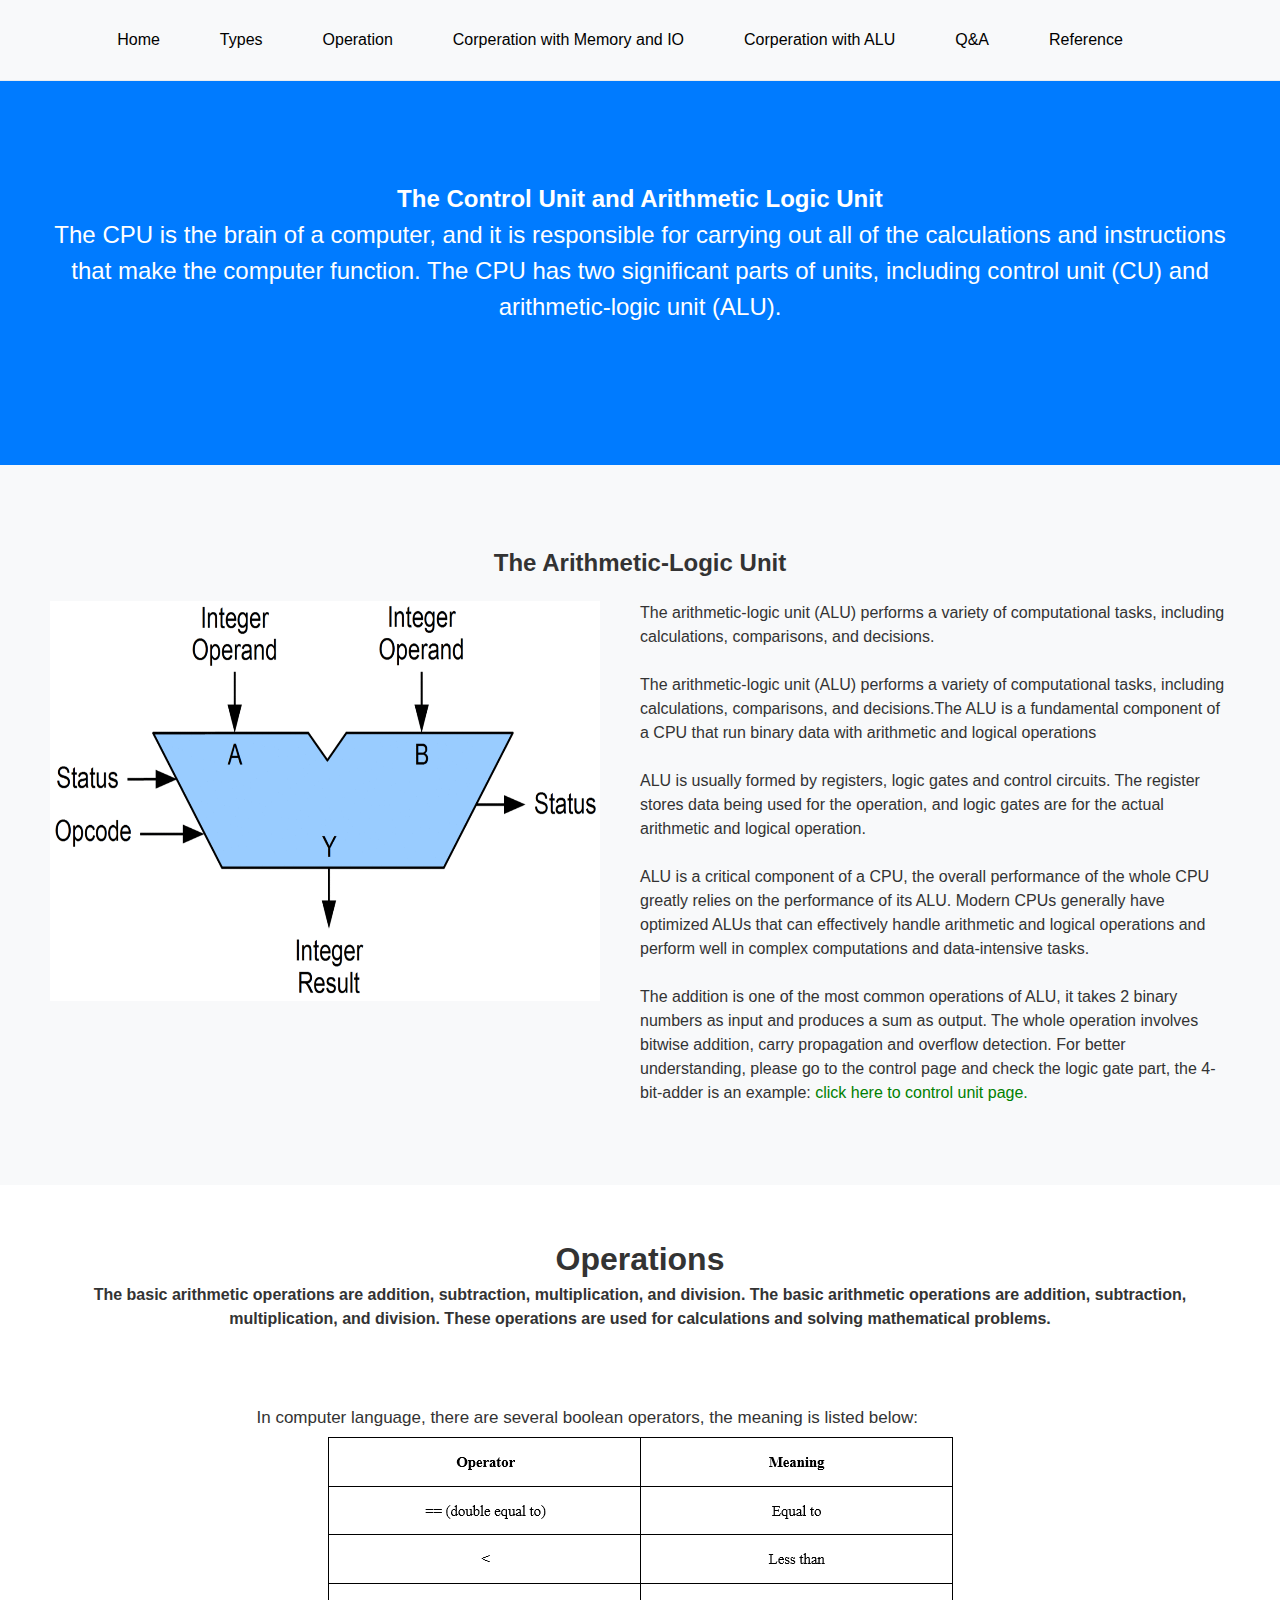
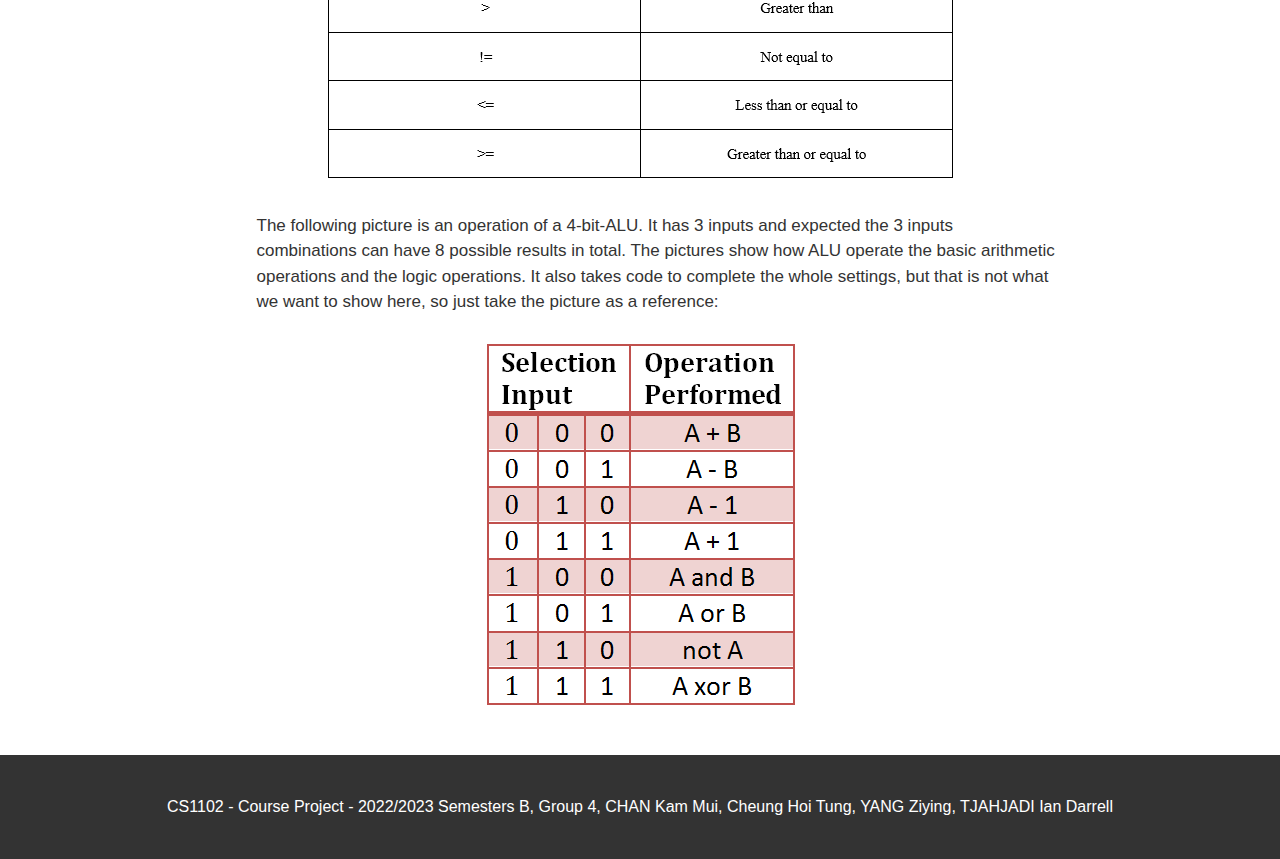
<file: CS_Project/arithmetic.html>
<!DOCTYPE html>
<html lang="en">
  <head>
    <meta charset="UTF-8" />
    <meta name="viewport" content="width=device-width, initial-scale=1.0" />
    <meta http-equiv="X-UA-Compatible" content="ie=edge" />
    <title>Types of CPUs</title>
    <link rel="stylesheet" href="style.css" />
  </head>
  <body>
    <header>
      <nav>
        <ul>
          <li><a href="index.html">Home</a></li>
          <li class="dropdown">
            <a href="types.html">Types</a>
            <ul>
              <li><a href="types.html">MultiCore</a></li>
              <li><a href="Dproducts.html">Product</a></li>
              <li><a href="Dgeneration.html">Generation</a></li>
            </ul>
          </li>
          <li class="dropdown">
          <a href="operations.html">Operation</a>
          <ul>
          <li><a href="operations.html">Control</a></li>
          <li><a href="arithmetic.html">Arithmetic</a></li>
          </ul>
          </li>
          <li class="dropdown">
            <a href="memory.html">Corperation with Memory and IO</a>
          </li>
          <li class="dropdown">
            <a href="Corperation-ALU.html">Corperation with ALU</a>
            <ul>
            <li><a href="Corperation-ALU.html">Control Unit</a></li>
              <li><a href="Coperation-Register.html">Register</a></li>
            </ul>
          </li>
          <li><a href="q-a.html">Q&amp;A</a></li>
          <li><a href="reference.html">Reference</a></li>
        </ul>
      </nav>
    </header>

    <main>
      <section class="hero">
        <div class="container">
          <h2>The Control Unit and Arithmetic Logic Unit</h2>
          <p>
            The CPU is the brain of a computer, and it is responsible for carrying out all of the calculations and instructions that make the computer function. The CPU has two significant parts of units, including control unit (CU) and arithmetic-logic unit (ALU).
          </p>
        </div>
      </section>

      <section class="cpu-control">
        <div class="container">
          <h2>The Arithmetic-Logic Unit</h2>
          <div class="controlDiv">
            <img src="./pictures/ALU.gif" />
            <p>
              The arithmetic-logic unit (ALU) performs a variety of computational tasks, including calculations, comparisons, and decisions.<br /><br />
              The arithmetic-logic unit (ALU) performs a variety of computational tasks, including calculations, comparisons, and decisions.The ALU is a fundamental component of a CPU that run binary data with arithmetic and logical operations<br><br>
              ALU is usually formed by registers, logic gates and control circuits. The register stores data being used for the operation, and logic gates are for the actual arithmetic and logical operation.<br /><br />
              ALU is a critical component of a CPU, the overall performance of the whole CPU greatly relies on the performance of its ALU. Modern CPUs generally have optimized ALUs that can effectively handle arithmetic and logical operations and perform well in complex computations and data-intensive tasks.<br /><br>
              The addition is one of the most common operations of ALU, it takes 2 binary numbers as input and produces a sum as output. The whole operation involves bitwise addition, carry propagation and overflow detection. For better understanding, please go to the control page and check the logic gate part, the 4-bit-adder is an example: 
              <a href="./operations.html" style="color : green">click here to control unit page.</a>
            </p>
          </div>
        </div>
      </section>
    </main>

    <section class="otypes">
        <div class="container">
          <h1>Operations</h1>
          <h4>The basic arithmetic operations are addition, subtraction, multiplication, and division. The basic arithmetic operations are addition, subtraction, multiplication, and division. These operations are used for calculations and solving mathematical problems.</h4>
          <div class="otype-item">
          <br>
          <p> 
          In computer language, there are several boolean operators, the meaning is listed below:
          </p>
          <img 
              class="gate"
              src="./pictures/boolean.png"
              alt="boolean"
            />
            <br>
            <p>The following picture is an operation of a 4-bit-ALU. It has 3 inputs and expected the 3 inputs combinations can have 8 possible results in total. The pictures show how ALU operate the basic arithmetic operations and the logic operations. It also takes code to complete the whole settings, but that is not what we want to show here, so just take the picture as a reference: </p>
            <br>
            <img 
              class="gate"
              src="./pictures/4-bit-alu.png"
              alt="alu"
            />
            
          </div>
        </div>
      </section>
    </main>

    <footer>
      <div class="container">
        <p>
          CS1102 - Course Project - 2022/2023 Semesters B, Group 4, CHAN Kam
          Mui, Cheung Hoi Tung, YANG Ziying, TJAHJADI Ian Darrell
        </p>
      </div>
    </footer>
  </body>
</html>
</file>
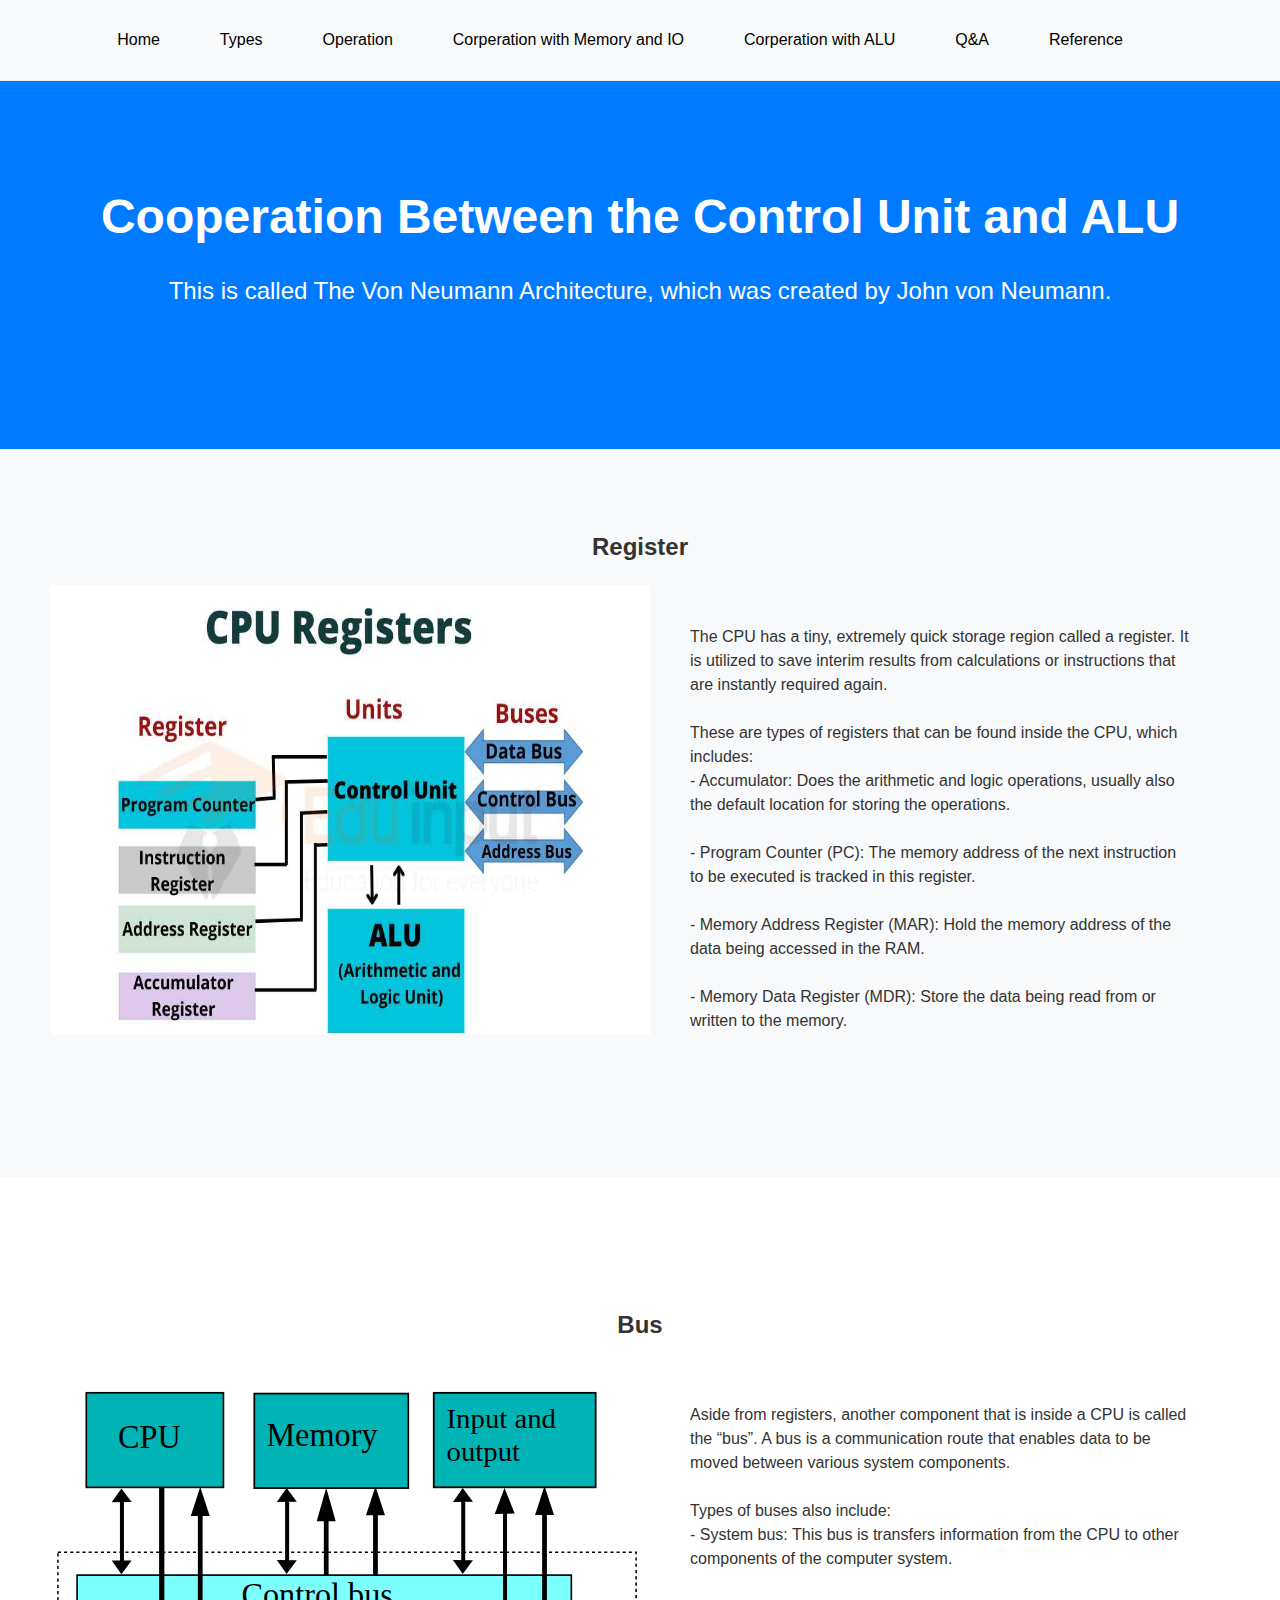
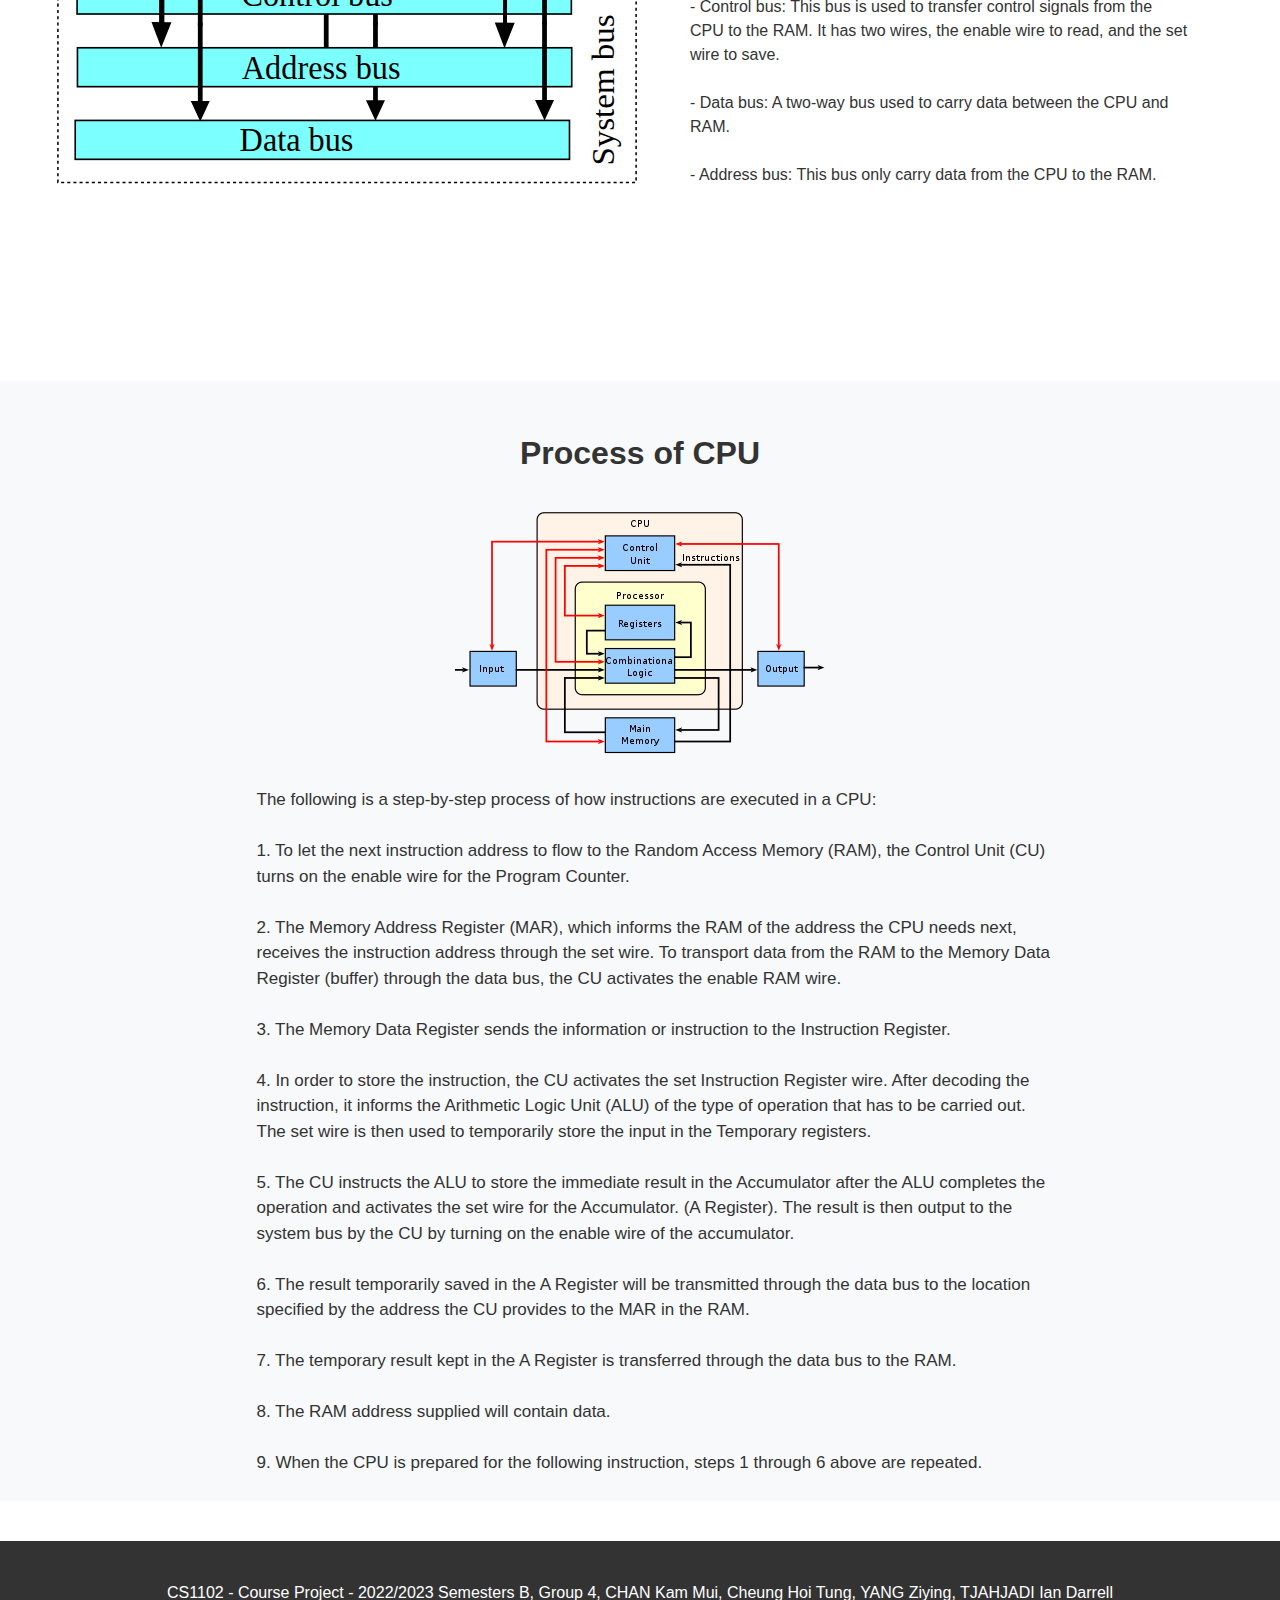
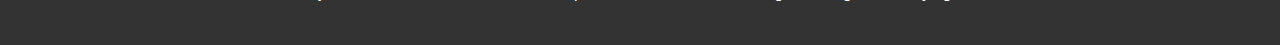
<file: CS_Project/Coperation-Register.html>
<!DOCTYPE html>
<html lang="en">
  <head>
    <meta charset="UTF-8" />
    <meta name="viewport" content="width=device-width, initial-scale=1.0" />
    <title>CPU Architecture</title>
    <link rel="stylesheet" href="style.css" />
  </head>
  <body>
    <header>
      <nav>
        <ul>
          <li><a href="index.html">Home</a></li>
          <li class="dropdown">
            <a href="types.html">Types</a>
            <ul>
              <li><a href="types.html">MultiCore</a></li>
              <li><a href="Dproducts.html">Product</a></li>
              <li><a href="Dgeneration.html">Generation</a></li>
            </ul>
          </li>
          <li class="dropdown">
            <a href="operations.html">Operation</a>
            <ul>
              <li><a href="operations.html">Control</a></li>
              <li><a href="arithmetic.html">Arithmetic</a></li>
            </ul>
          </li>
          <li class="dropdown">
           <a href="memory.html">Corperation with Memory and IO</a>
          </li>
          <li class="dropdown">
            <a href="Corperation-ALU.html">Corperation with ALU</a>
            <ul>
            <li><a href="Corperation-ALU.html">Control Unit</a></li>
              <li><a href="Coperation-Register.html">Register</a></li>
            </ul>
          </li>
          <li><a href="q-a.html">Q&amp;A</a></li>
          <li><a href="reference.html">Reference</a></li>
        </ul>
      </nav>
    </header>
    <section class="hero">
      <div class="container">
        <h1>Cooperation Between the Control Unit and ALU</h1>
        <p>
          This is called The Von Neumann Architecture, which was created by John
          von Neumann.
        </p>
      </div>
    </section>
    <section class="processor">
        <div class="container">
          <h2>Register</h2>
          <div class="registerDiv">
          <img
              src="./pictures/register.jpg"
              alt="modern CPU"
            />
          <p>
          The CPU has a tiny, extremely quick storage region called a register. It is utilized to save interim results from calculations or instructions that are instantly required again. <br><br>
          These are types of registers that can be found inside the CPU, which includes: <br>
          - Accumulator: Does the arithmetic and logic operations, usually also the default location for storing the operations. <br><br>
          - Program Counter (PC): The memory address of the next instruction to be executed is tracked in this register. <br><br>
          - Memory Address Register (MAR): Hold the memory address of the data being accessed in the RAM.<br><br>
          - Memory Data Register (MDR): Store the data being read from or written to the memory. <br><br>
          </p>
          <div>
        </div>
      </section>
      <section class="processor" style="background-color: #ffffff">
        <div class="container">
          <h2>Bus</h2>
          <div class="registerDiv">
          <img
              src="./pictures/bus.svg"
              alt="modern CPU"
            />
          <p>
          Aside from registers, another component that is inside a CPU is called the “bus”. A bus is a communication route that enables data to be moved between various system components. <br><br>
          Types of buses also include: <br>
          - System bus: This bus is transfers information from the CPU to other components of the computer system. <br><br>
          - Control bus: This bus is used to transfer control signals from the CPU to the RAM. It has two wires, the enable wire to read, and the set wire to save.<br><br>
          - Data bus: A two-way bus used to carry data between the CPU and RAM. <br><br>
          - Address bus: This bus only carry data from the CPU to the RAM. <br><br>
          </p>
          <div>
        </div>
      </section>
      <section class="types" style="background-color: #f8f9fa">
        <div class="container">
        <br><br>
          <h1>Process of CPU</h1>
          <div class="type-item">
            <img
              src="./pictures/process.png"
              alt="Process of CPU"
            />
            <p>
              The following is a step-by-step process of how instructions are executed in a CPU: 
              <br /><br>
              1. To let the next instruction address to flow to the Random Access Memory (RAM), the Control Unit (CU) turns on the enable wire for the Program Counter. <br /><br>
              2. The Memory Address Register (MAR), which informs the RAM of the address the CPU needs next, receives the instruction address through the set wire. To transport data from the RAM to the Memory Data Register (buffer) through the data bus, the CU activates the enable RAM wire. <br><br />
              3. The Memory Data Register sends the information or instruction to the Instruction Register.<br /><br />
              4. In order to store the instruction, the CU activates the set Instruction Register wire. After decoding the instruction, it informs the Arithmetic Logic Unit (ALU) of the type of operation that has to be carried out. The set wire is then used to temporarily store the input in the Temporary registers. <br><br>
              5. The CU instructs the ALU to store the immediate result in the Accumulator after the ALU completes the operation and activates the set wire for the Accumulator. (A Register). The result is then output to the system bus by the CU by turning on the enable wire of the accumulator. <br><br>
              6. The result temporarily saved in the A Register will be transmitted through the data bus to the location specified by the address the CU provides to the MAR in the RAM. <br><br>
              7. The temporary result kept in the A Register is transferred through the data bus to the RAM. <br><br>
              8. The RAM address supplied will contain data.<br><br>
              9. When the CPU is prepared for the following instruction, steps 1 through 6 above are repeated. <br><br>
            </p>
          </div>
        </div>
      </section>
      <footer>
      <div class="container">
        <p>
          CS1102 - Course Project - 2022/2023 Semesters B, Group 4, CHAN Kam
          Mui, Cheung Hoi Tung, YANG Ziying, TJAHJADI Ian Darrell
        </p>
      </div>
    </footer>
  </body>
</html>
</file>
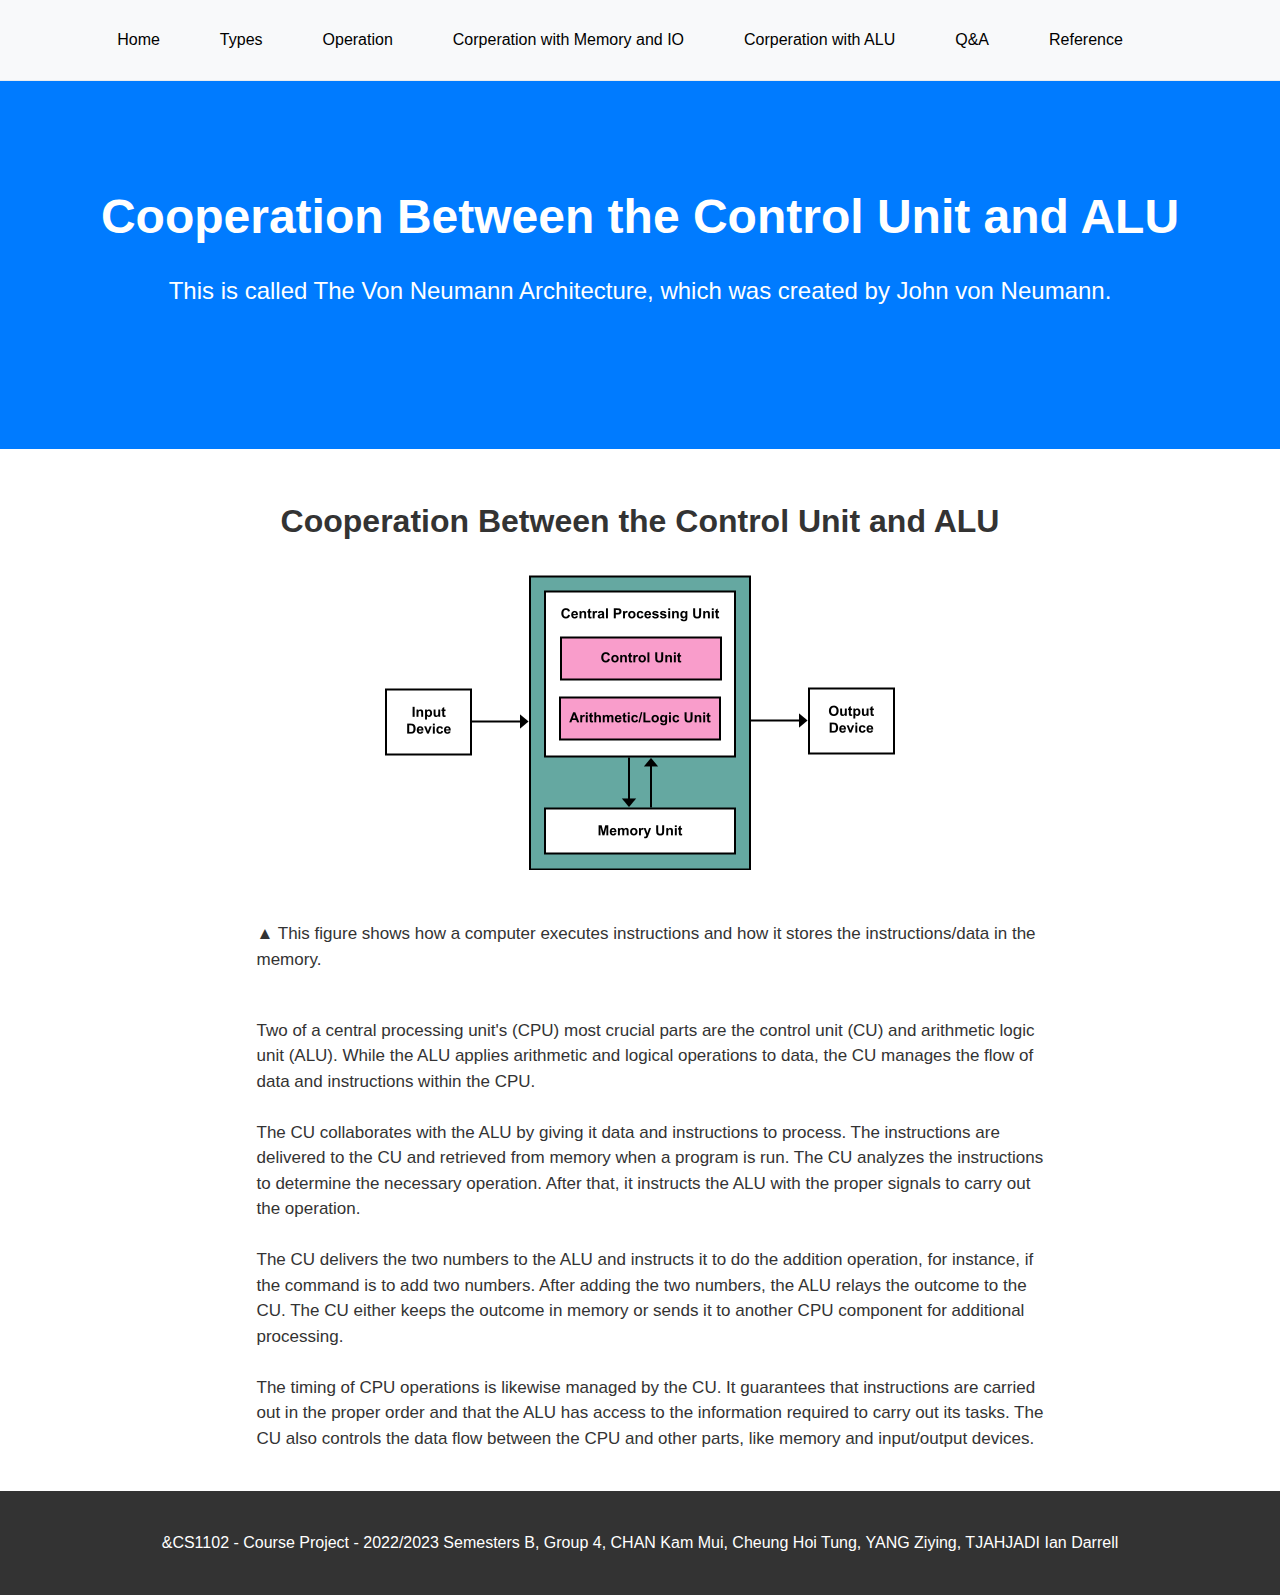
<file: CS_Project/Corperation-ALU.html>
<!DOCTYPE html>
<html lang="en">
  <head>
    <meta charset="UTF-8" />
    <meta name="viewport" content="width=device-width, initial-scale=1.0" />
    <title>CPU Architecture</title>
    <link rel="stylesheet" href="style.css" />
  </head>
  <body>
    <header>
      <nav>
        <ul>
          <li><a href="index.html">Home</a></li>
          <li class="dropdown">
            <a href="types.html">Types</a>
            <ul>
              <li><a href="types.html">MultiCore</a></li>
              <li><a href="Dproducts.html">Product</a></li>
              <li><a href="Dgeneration.html">Generation</a></li>
            </ul>
          </li>
          <li class="dropdown">
            <a href="operations.html">Operation</a>
            <ul>
              <li><a href="operations.html">Control</a></li>
              <li><a href="arithmetic.html">Arithmetic</a></li>
            </ul>
          </li>
          <li class="dropdown">
            <a href="memory.html">Corperation with Memory and IO</a>
          </li>
          <li class="dropdown">
            <a href="Corperation-ALU.html">Corperation with ALU</a>
            <ul>
              <li><a href="Corperation-ALU.html">Control Unit</a></li>
              <li><a href="Coperation-Register.html">Register</a></li>
            </ul>
          </li>
          <li><a href="q-a.html">Q&amp;A</a></li>
          <li><a href="reference.html">Reference</a></li>
        </ul>
      </nav>
    </header>
    <section class="hero">
      <div class="container">
        <h1>Cooperation Between the Control Unit and ALU</h1>
        <p>
          This is called The Von Neumann Architecture, which was created by John
          von Neumann.
        </p>
      </div>
    </section>
    <br /><br />
    <section class="types">
      <div class="container">
        <h1>Cooperation Between the Control Unit and ALU</h1>
        <div class="type-item">
          <img src="./pictures/cpu_structure.png" alt="control Unit" />
          <br /><br />
          <p style="font-style: bold">
            ▲ This figure shows how a computer executes instructions and how it
            stores the instructions/data in the memory.
          </p>
          <p>
            <br />
            Two of a central processing unit's (CPU) most crucial parts are the
            control unit (CU) and arithmetic logic unit (ALU). While the ALU
            applies arithmetic and logical operations to data, the CU manages
            the flow of data and instructions within the CPU.<br /><br />
            The CU collaborates with the ALU by giving it data and instructions
            to process. The instructions are delivered to the CU and retrieved
            from memory when a program is run. The CU analyzes the instructions
            to determine the necessary operation. After that, it instructs the
            ALU with the proper signals to carry out the operation.
            <br /><br />The CU delivers the two numbers to the ALU and instructs
            it to do the addition operation, for instance, if the command is to
            add two numbers. After adding the two numbers, the ALU relays the
            outcome to the CU. The CU either keeps the outcome in memory or
            sends it to another CPU component for additional processing.<br /><br />
            The timing of CPU operations is likewise managed by the CU. It
            guarantees that instructions are carried out in the proper order and
            that the ALU has access to the information required to carry out its
            tasks. The CU also controls the data flow between the CPU and other
            parts, like memory and input/output devices.
          </p>
        </div>
      </div>
    </section>

    <footer>
      <div class="container">
        <p>
          &CS1102 - Course Project - 2022/2023 Semesters B, Group 4, CHAN Kam
          Mui, Cheung Hoi Tung, YANG Ziying, TJAHJADI Ian Darrell
        </p>
      </div>
    </footer>
  </body>
</html>
</file>
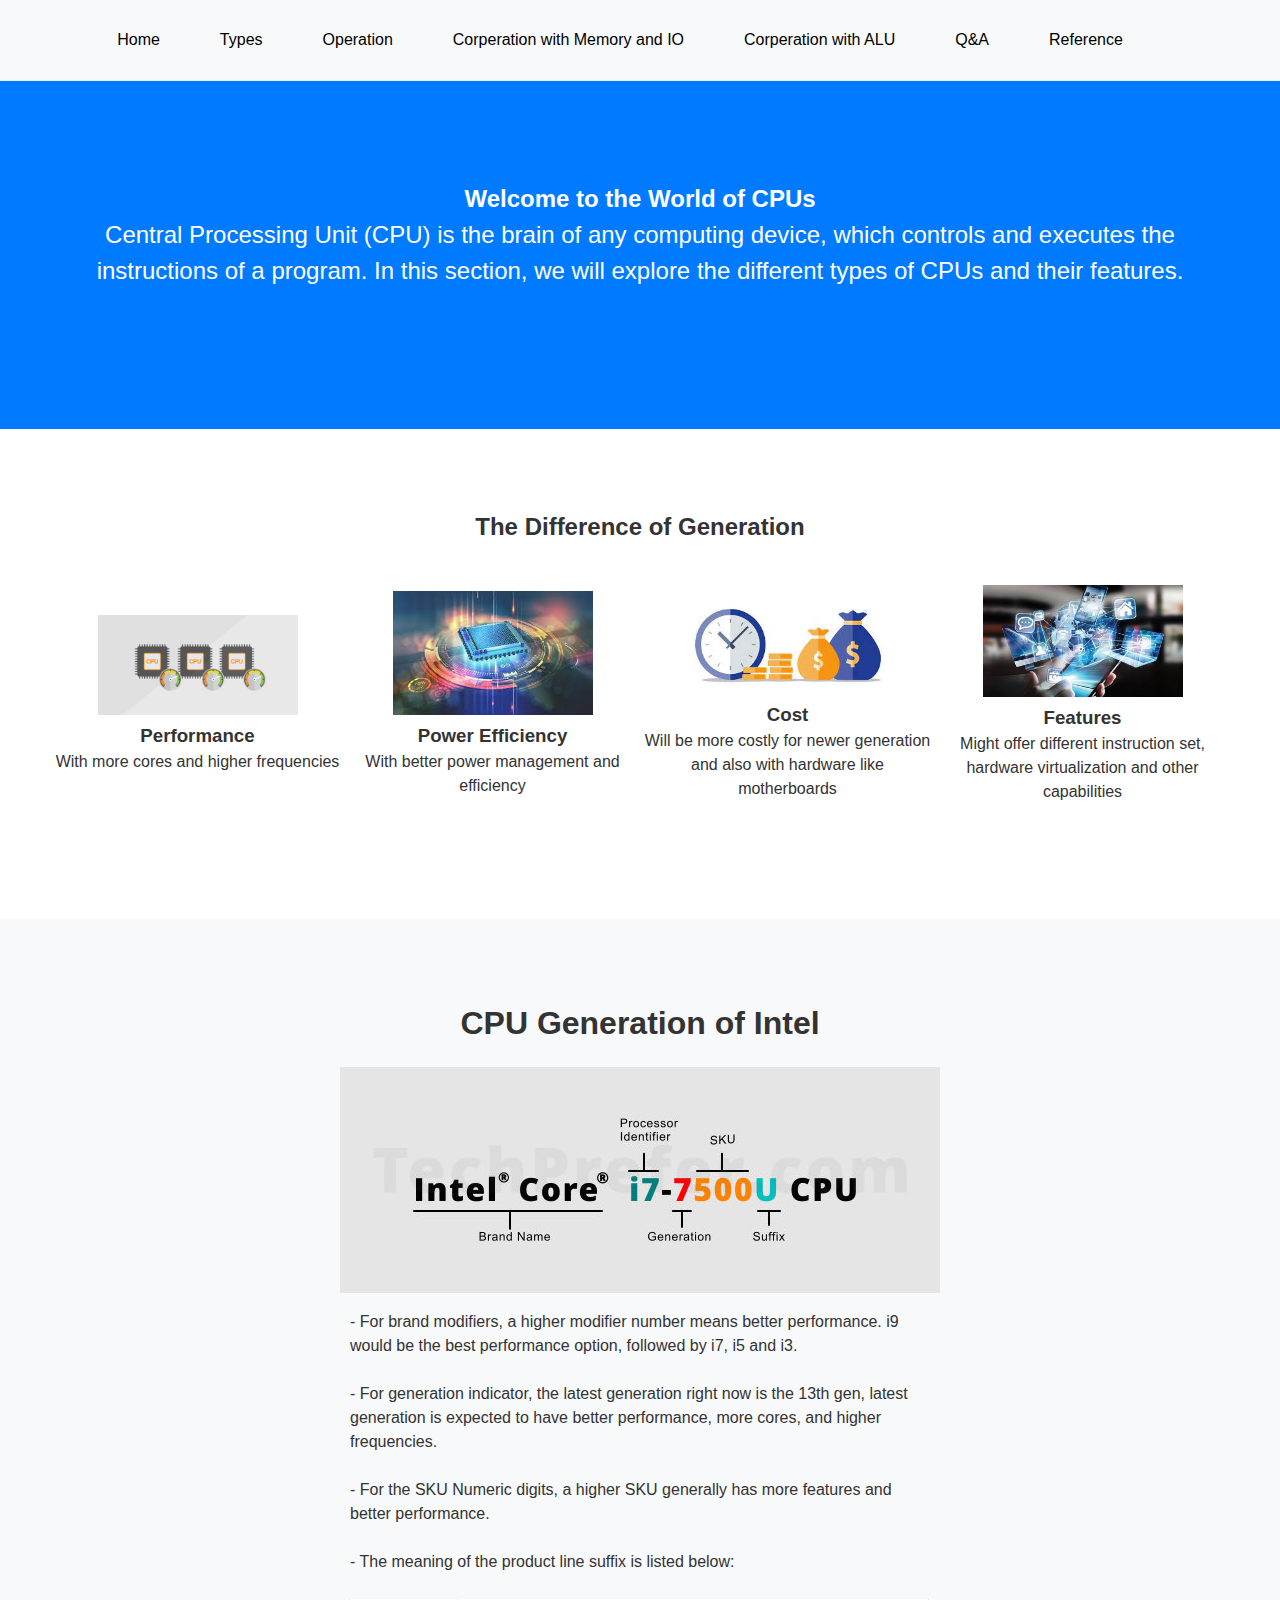
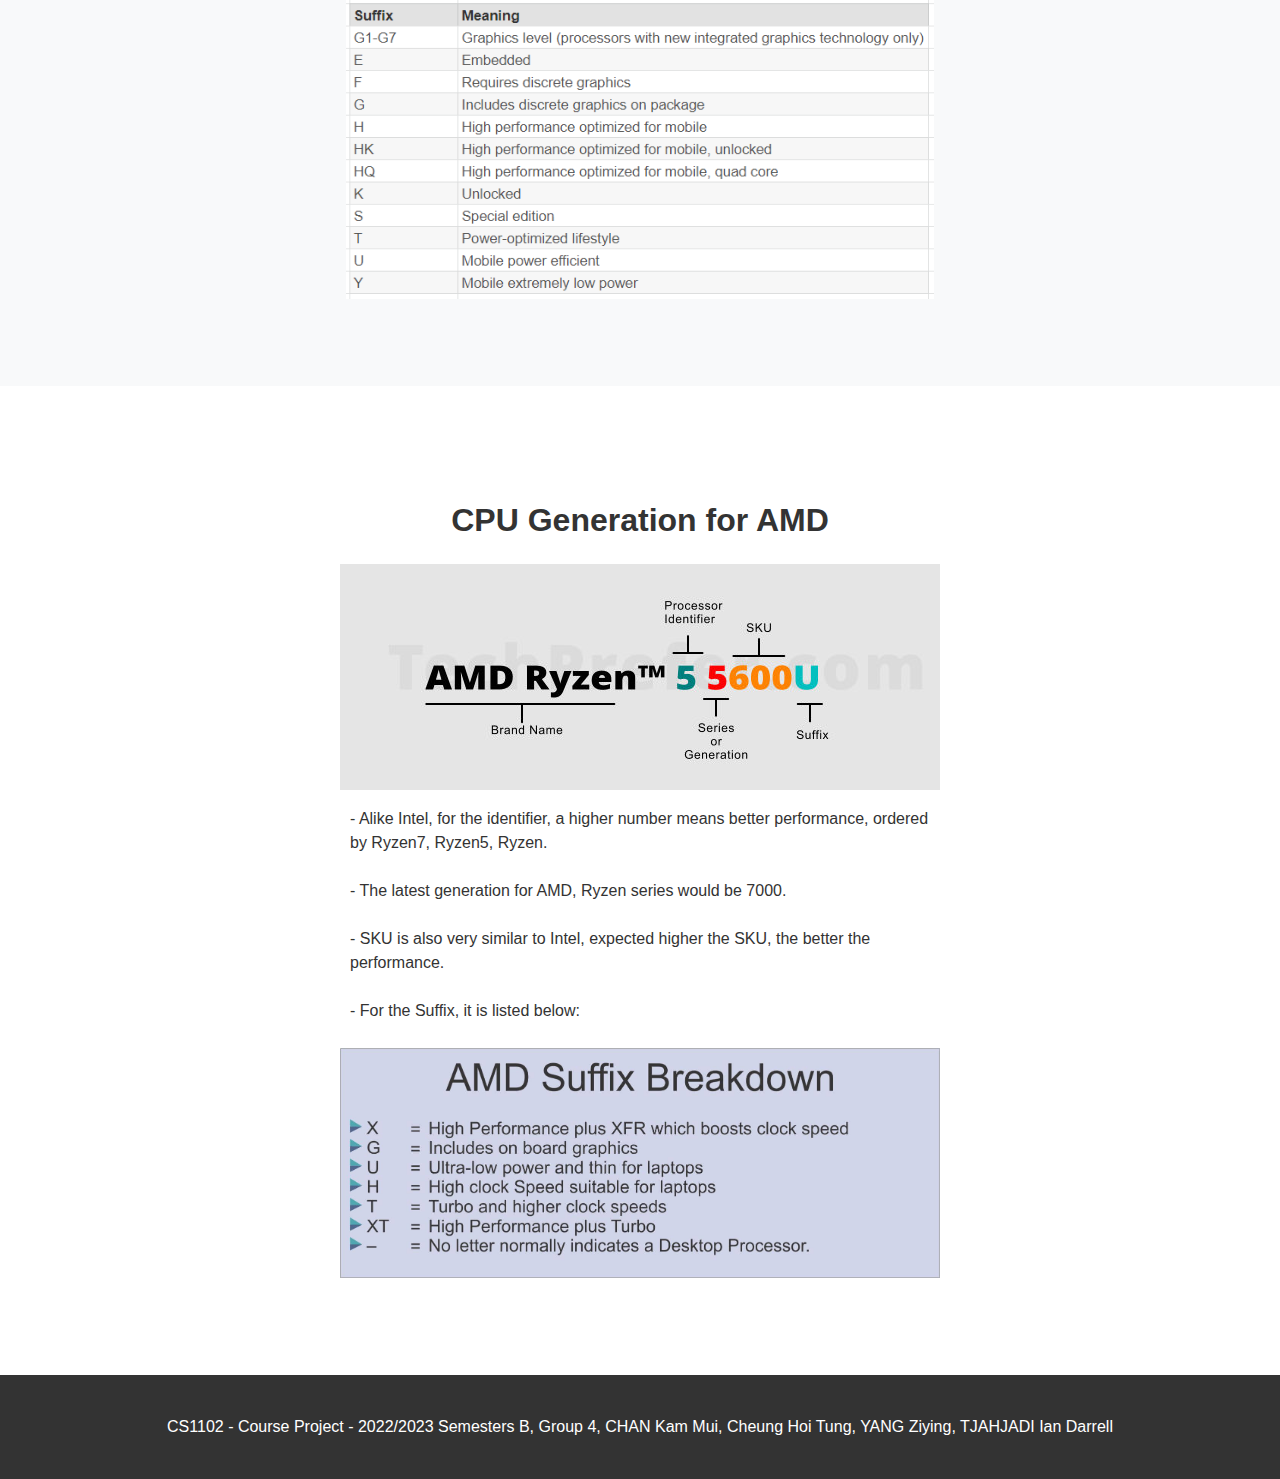
<file: CS_Project/Dgeneration.html>
<!DOCTYPE html>
<html lang="en">
  <head>
    <meta charset="UTF-8" />
    <meta name="viewport" content="width=device-width, initial-scale=1.0" />
    <meta http-equiv="X-UA-Compatible" content="ie=edge" />
    <title>Types of CPUs</title>
    <link rel="stylesheet" href="style.css" />
  </head>
  <body>
    <header>
      <nav>
        <ul>
          <li><a href="index.html">Home</a></li>
          <li class="dropdown">
            <a href="types.html">Types</a>
            <ul>
              <li><a href="types.html">MultiCore</a></li>
              <li><a href="Dproducts.html">Product</a></li>
              <li><a href="Dgeneration.html">Generation</a></li>
            </ul>
          </li>
          <li class="dropdown">
          <a href="operations.html">Operation</a>
          <ul>
          <li><a href="operations.html">Control</a></li>
          <li><a href="arithmetic.html">Arithmetic</a></li>
          </ul>
          </li>
          <li class="dropdown">
            <a href="memory.html">Corperation with Memory and IO</a>
          </li>
          <li class="dropdown">
            <a href="Corperation-ALU.html">Corperation with ALU</a>
            <ul>
            <li><a href="Corperation-ALU.html">Control Unit</a></li>
              <li><a href="Coperation-Register.html">Register</a></li>
            </ul>
          </li>
          <li><a href="q-a.html">Q&amp;A</a></li>
          <li><a href="reference.html">Reference</a></li>
        </ul>
      </nav>
    </header>

    <main>
      <section class="hero">
        <div class="container">
          <h2>Welcome to the World of CPUs</h2>
          <p>
            Central Processing Unit (CPU) is the brain of any computing device,
            which controls and executes the instructions of a program. In this
            section, we will explore the different types of CPUs and their
            features.
          </p>
        </div>
      </section>

      <section class="services">
      <div class="container">
      <h2>The Difference of Generation</h2>
      <div class="service-items">
      <div class="service-item">
      <img src="pictures/performance.webp" alt="performance" />
            <h3>Performance</h3>
            <p>
              With more cores and higher frequencies
            </p>
      </div>
      <div class="service-item">
      <img src="pictures/power.jpeg" alt="power efficiency" />
            <h3>Power Efficiency</h3>
            <p>
              With better power management and efficiency
            </p>
      </div>
      <div class="service-item">
      <img src="pictures/cost.jpeg" alt="Cost" />
            <h3>Cost</h3>
            <p>
              Will be more costly for newer generation and also with hardware like motherboards
            </p>
      </div>
      <div class="service-item">
      <img src="pictures/feature.webp" alt="Features" />
            <h3>Features</h3>
            <p>
              Might offer different instruction set, hardware virtualization and other capabilities
            </p>
      </div>
      </div>
      </div>
      </section>

      <section class="generation">
        <div class="container">
          <h1>CPU Generation of Intel</h1>
          <div class="genDiv">
          <img
              src="./pictures/intelGen.jpg"
              alt="modern CPU"
            />
          <p>
            - For brand modifiers, a higher modifier number means better performance. i9 would be the best performance option, followed by i7, i5 and i3.</br></br>
            - For generation indicator, the latest generation right now is the 13th gen, latest generation is expected to have better performance, more cores, and higher frequencies.</br></br>
            - For the SKU Numeric digits, a higher SKU generally has more features and better performance.</br></br>
            - The meaning of the product line suffix is listed below:
          </p>
          <img src="./pictures/sniffix.png"/>
          <div>
          
        </div>
      </section>
      

      <section class="generation" style="background-color: #ffffff">
        <div class="container">
          <h1>CPU Generation for AMD</h1>
          <div class="genDiv">
            <img
              src="./pictures/AMDGen.jpg"
              alt="AMD Generation"
            />
            <p>
              - Alike Intel, for the identifier, a higher number means better performance, ordered by Ryzen7, Ryzen5, Ryzen. <br><br>
              - The latest generation for AMD, Ryzen series would be 7000.<br><br>
              - SKU is also very similar to Intel, expected higher the SKU, the better the performance.<br><br>
              - For the Suffix, it is listed below:
            </p>
            <img src="./pictures/AMD-Suffix.jpg"/>
          </div>
        </div>
      </section>
    </main>

    <footer>
      <div class="container">
        <p>
          CS1102 - Course Project - 2022/2023 Semesters B, Group 4, CHAN Kam
          Mui, Cheung Hoi Tung, YANG Ziying, TJAHJADI Ian Darrell
        </p>
      </div>
    </footer>
  </body>
</html>
</file>
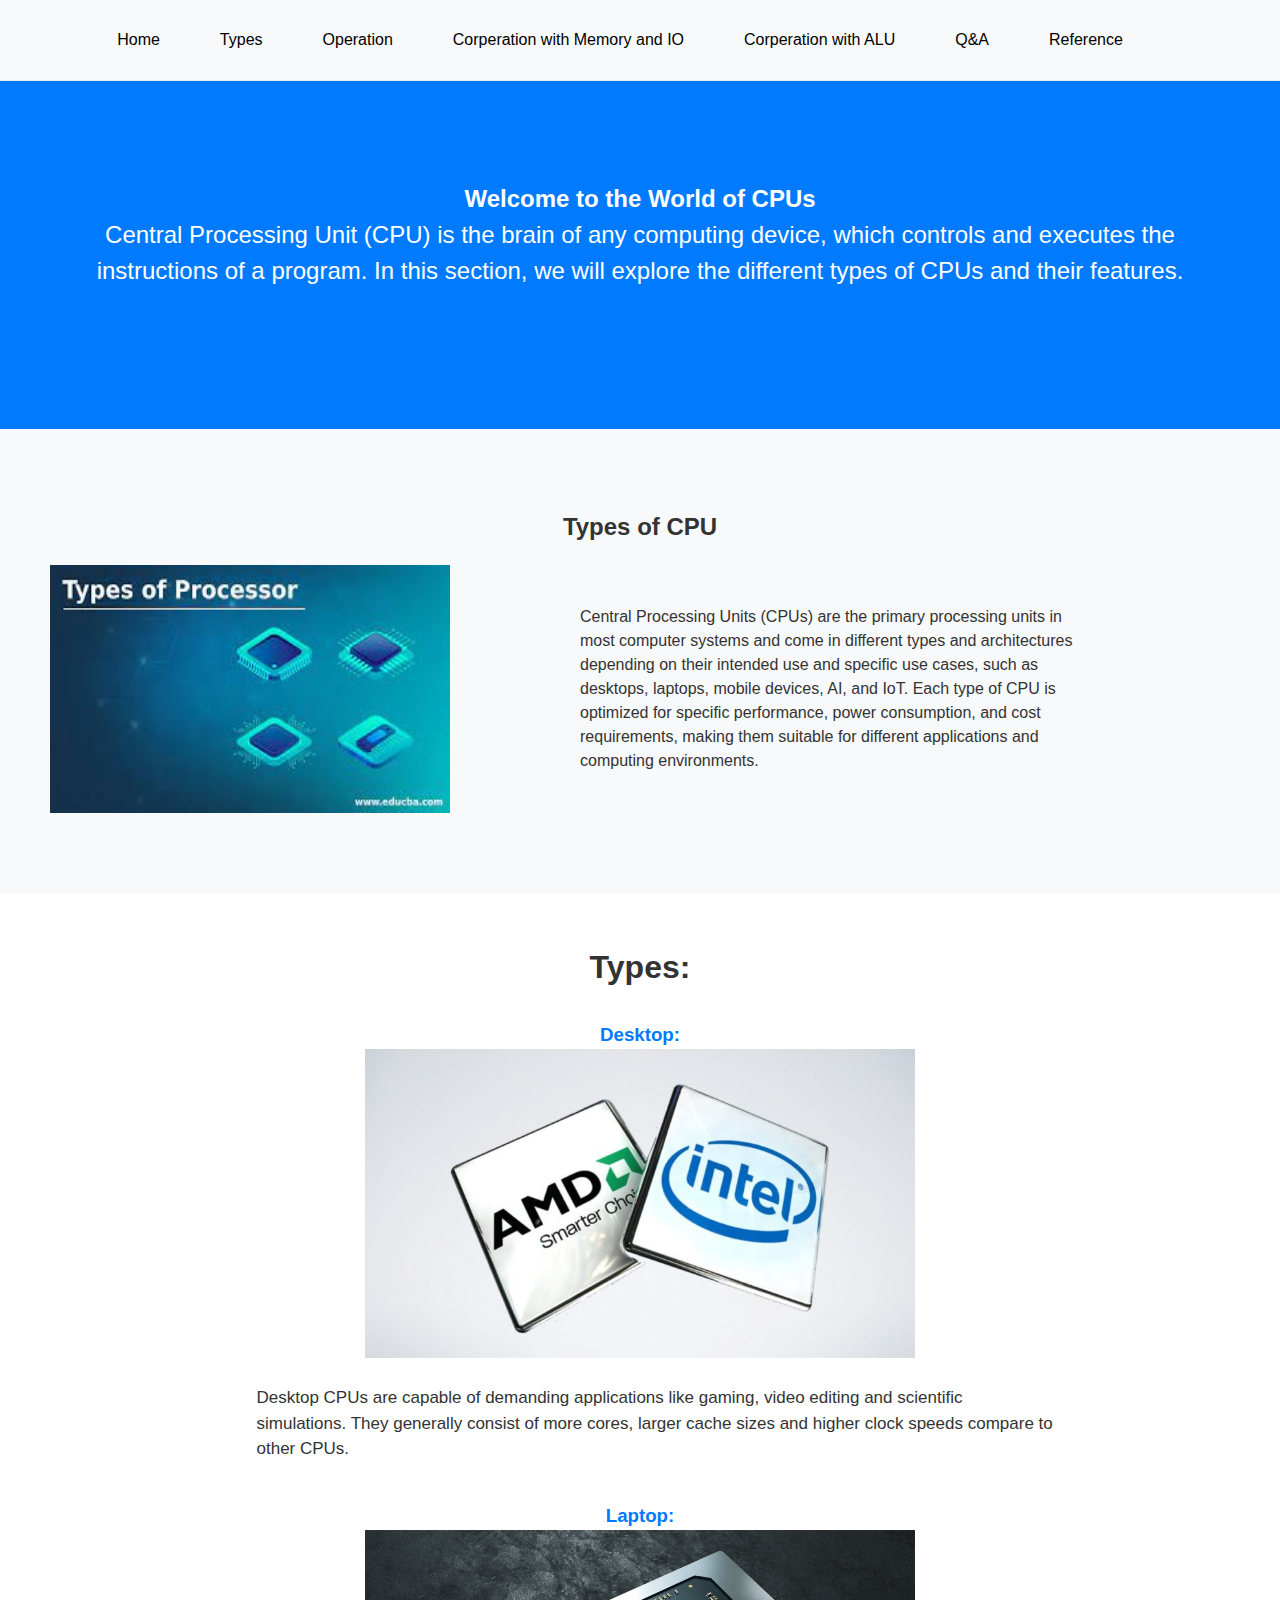
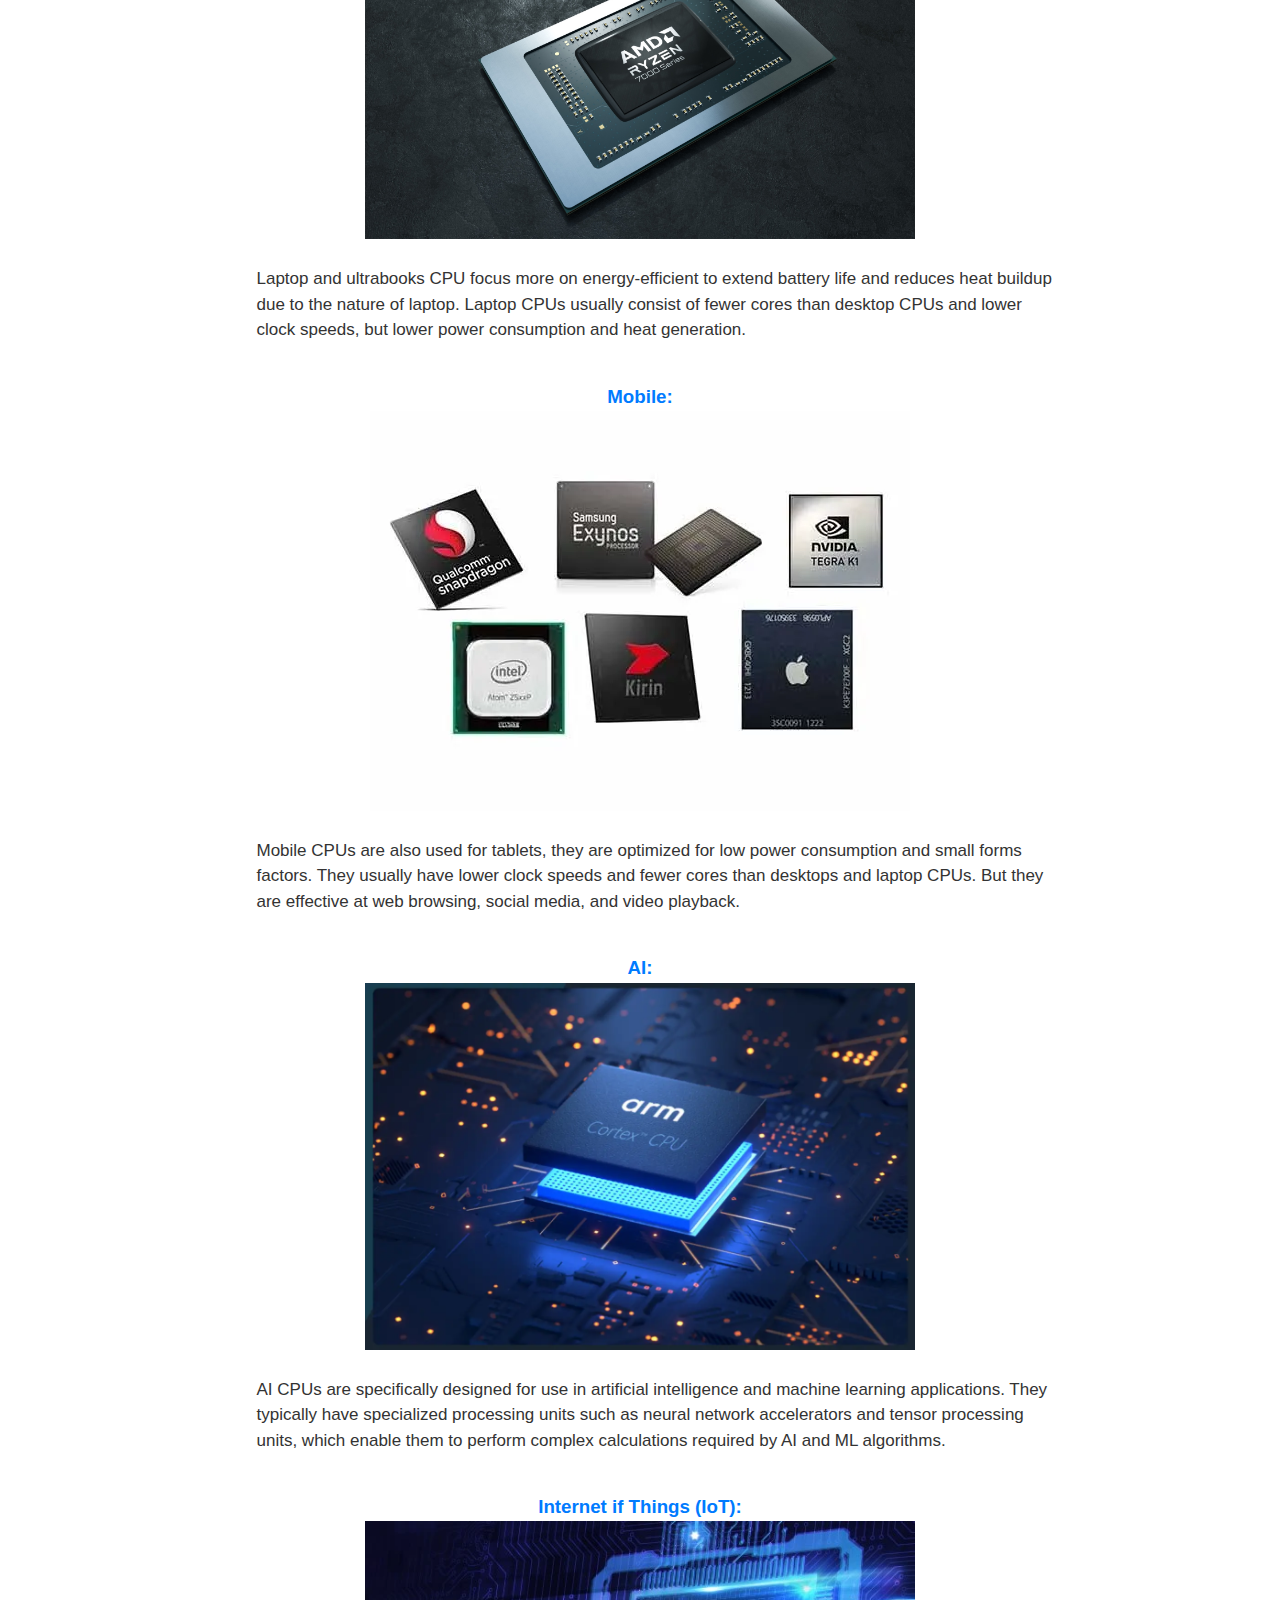
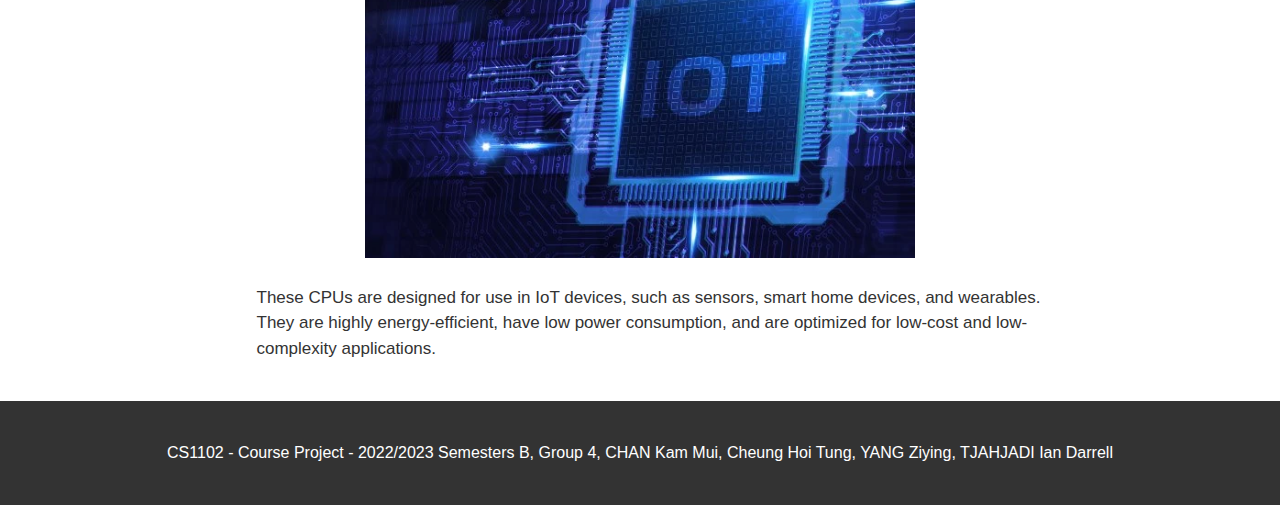
<file: CS_Project/Dproducts.html>
<!DOCTYPE html>
<html lang="en">
  <head>
    <meta charset="UTF-8" />
    <meta name="viewport" content="width=device-width, initial-scale=1.0" />
    <meta http-equiv="X-UA-Compatible" content="ie=edge" />
    <title>Types of CPUs</title>
    <link rel="stylesheet" href="style.css" />
  </head>
  <body>
    <header>
      <nav>
        <ul>
          <li><a href="index.html">Home</a></li>
          <li class="dropdown">
            <a href="types.html">Types</a>
            <ul>
              <li><a href="types.html">MultiCore</a></li>
              <li><a href="Dproducts.html">Product</a></li>
              <li><a href="Dgeneration.html">Generation</a></li>
            </ul>
          </li>
          <li class="dropdown">
          <a href="operations.html">Operation</a>
          <ul>
          <li><a href="operations.html">Control</a></li>
          <li><a href="arithmetic.html">Arithmetic</a></li>
          </ul>
          </li>
          <li class="dropdown">
            <a href="memory.html">Corperation with Memory and IO</a>
          </li>
          <li class="dropdown">
            <a href="Corperation-ALU.html">Corperation with ALU</a>
            <ul>
            <li><a href="Corperation-ALU.html">Control Unit</a></li>
              <li><a href="Coperation-Register.html">Register</a></li>
            </ul>
          </li>
          <li><a href="q-a.html">Q&amp;A</a></li>
          <li><a href="reference.html">Reference</a></li>
        </ul>
      </nav>
    </header>

    <main>
      <section class="hero">
        <div class="container">
          <h2>Welcome to the World of CPUs</h2>
          <p>
            Central Processing Unit (CPU) is the brain of any computing device,
            which controls and executes the instructions of a program. In this
            section, we will explore the different types of CPUs and their
            features.
          </p>
        </div>
      </section>

      <section class="product">
        <div class="container">
          <h2>Types of CPU</h2>
          <div class="productDiv">
          <img
              src="./pictures/productCPU.jpeg"
              alt="modern CPU"
            />
          <p>
            Central Processing Units (CPUs) are the primary processing units in most computer systems and come in different types and architectures depending on their intended use and specific use cases, such as desktops, laptops, mobile devices, AI, and IoT. Each type of CPU is optimized for specific performance, power consumption, and cost requirements, making them suitable for different applications and computing environments.
          </p>
          <div>
        </div>
      </section>

      <section class="types">
        <div class="container">
          <h1>Types:</h1>
          <div class="type-item">
          <h3>Desktop:</h3>
            <img
              src="./pictures/desktop.jpg"
              alt="Desktop"
            />
            <p>
              Desktop CPUs are capable of demanding applications like gaming, video editing and scientific simulations. They generally consist of more cores, larger cache sizes and higher clock speeds compare to other CPUs.
            </p>
          </div>
          <div class="type-item">
          <h3>Laptop:</h3>
            <img
              src="./pictures/laptop.jpeg"
              alt="Laptop"
            />
            <p>
              Laptop and ultrabooks CPU focus more on energy-efficient to extend battery life and reduces heat buildup due to the nature of laptop. Laptop CPUs usually consist of fewer cores than desktop CPUs and lower clock speeds, but lower power consumption and heat generation.</p>
          </div>
          <div class="type-item">
          <h3>Mobile:</h3>
            <img
              src="./pictures/mobile.webp"
              alt="Mobile"
            />
            <p>
              Mobile CPUs are also used for tablets, they are optimized for low power consumption and small forms factors. They usually have lower clock speeds and fewer cores than desktops and laptop CPUs. But they are effective at web browsing, social media, and video playback.</p>
          </div>
          <div class="type-item">
          <h3>AI:</h3>
            <img
              src="./pictures/AI.webp"
              alt="AI"
            />
            <p>
              AI CPUs are specifically designed for use in artificial intelligence and machine learning applications. They typically have specialized processing units such as neural network accelerators and tensor processing units, which enable them to perform complex calculations required by AI and ML algorithms.</p>
          </div>
          <div class="type-item">
          <h3>Internet if Things (IoT):</h3>
            <img
              src="./pictures/IOT.webp"
              alt="IOT"
            />
            <p>
              These CPUs are designed for use in IoT devices, such as sensors, smart home devices, and wearables. They are highly energy-efficient, have low power consumption, and are optimized for low-cost and low-complexity applications.</p>
          </div>
        </div>
      </section>
    </main>

    <footer>
      <div class="container">
        <p>
          CS1102 - Course Project - 2022/2023 Semesters B, Group 4, CHAN Kam
          Mui, Cheung Hoi Tung, YANG Ziying, TJAHJADI Ian Darrell
        </p>
      </div>
    </footer>
  </body>
</html>
</file>
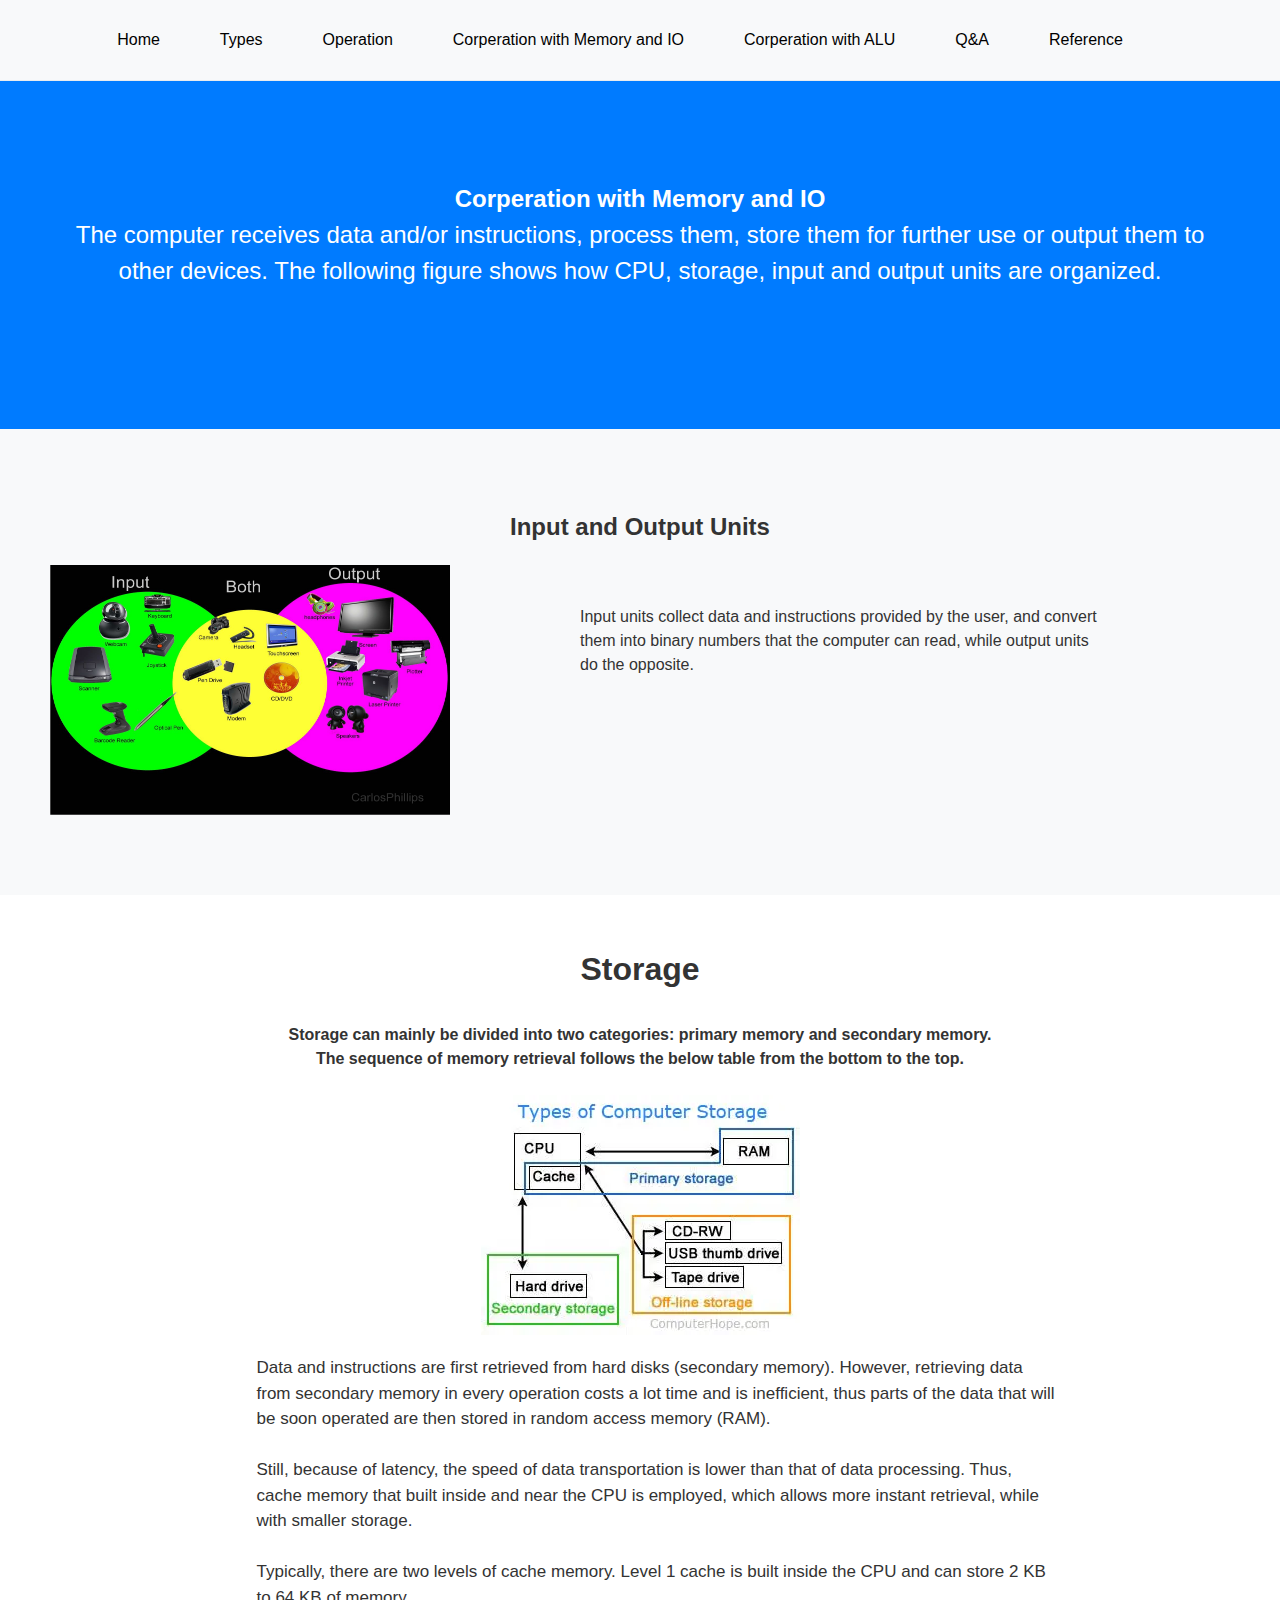
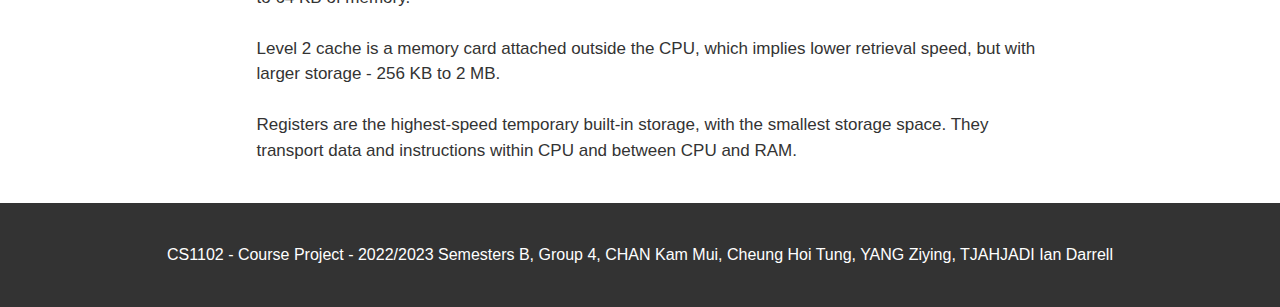
<file: CS_Project/memory.html>
<html lang="en">
  <head>
    <meta charset="UTF-8" />
    <meta name="viewport" content="width=device-width, initial-scale=1.0" />
    <title>CPU Architecture</title>
    <link rel="stylesheet" href="style.css" />
  </head>
  <body>
    <header>
      <nav>
        <ul>
          <li><a href="index.html">Home</a></li>
          <li class="dropdown">
            <a href="types.html">Types</a>
            <ul>
              <li><a href="types.html">MultiCore</a></li>
              <li><a href="Dproducts.html">Product</a></li>
              <li><a href="Dgeneration.html">Generation</a></li>
            </ul>
          </li>
          <li class="dropdown">
            <a href="operations.html">Operation</a>
            <ul>
              <li><a href="operations.html">Control</a></li>
              <li><a href="arithmetic.html">Arithmetic</a></li>
            </ul>
          </li>
          <li class="dropdown">
            <a href="memory.html">Corperation with Memory and IO</a>
          </li>
          <li class="dropdown">
            <a href="Corperation-ALU.html">Corperation with ALU</a>
            <ul>
              <li><a href="Corperation-ALU.html">Control Unit</a></li>
              <li><a href="Coperation-Register.html">Register</a></li>
            </ul>
          </li>
          <li><a href="q-a.html">Q&amp;A</a></li>
          <li><a href="reference.html">Reference</a></li>
        </ul>
      </nav>
    </header>
  </body>
  <section class="hero">
    <div class="container">
      <h2>Corperation with Memory and IO</h2>
      <p>
        The computer receives data and/or instructions, process them, store them
        for further use or output them to other devices. The following figure
        shows how CPU, storage, input and output units are organized.
      </p>
    </div>
  </section>
   <section class="processor">
        <div class="container">
          <h2>Input and Output Units</h2>
          <div class="processorDiv">
          <img src="pictures/IO.jpg"  style="width:400px;height:250px;"/>
          <p>
            Input units collect data and instructions provided by the user, and convert them into binary numbers that the computer can read, while output units do the opposite.
          </p>
          <div>
        </div>
    </section>
    <section class="types">
        <div class="container">
          <h1>Storage</h1>
          <div class="type-item">
          <h4>Storage can mainly be divided into two categories: primary memory and secondary memory.</h4>
          <h4>The sequence of memory retrieval follows the below table from the bottom to the top.</h4>
          <br>
            <img
              src="./pictures/storage.webp"
              alt="Storage"
            />
            <p>
              Data and instructions are first retrieved from hard disks (secondary memory). However, retrieving data from secondary memory in every operation costs a lot time and is inefficient, thus parts of the data that will be soon operated are then stored in random access memory (RAM). 
              <br /><br />
              Still, because of latency, the speed of data transportation is lower than that of data processing. Thus, cache memory that built inside and near the CPU is employed, which allows more instant retrieval, while with smaller storage.<br /><br>
              Typically, there are two levels of cache memory. Level 1 cache is built inside the CPU and can store 2 KB to 64 KB of memory.<br /><br>
              Level 2 cache is a memory card attached outside the CPU, which implies lower retrieval speed, but with larger storage - 256 KB to 2 MB. <br /><br />
              Registers are the highest-speed temporary built-in storage, with the smallest storage space. They transport data and instructions within CPU and between CPU and RAM.

            </p>
          </div>
        </div>
      </section>
      <footer>
      <div class="container">
        <p>
          CS1102 - Course Project - 2022/2023 Semesters B, Group 4, CHAN Kam
          Mui, Cheung Hoi Tung, YANG Ziying, TJAHJADI Ian Darrell
        </p>
      </div>
    </footer>

</html>
</file>
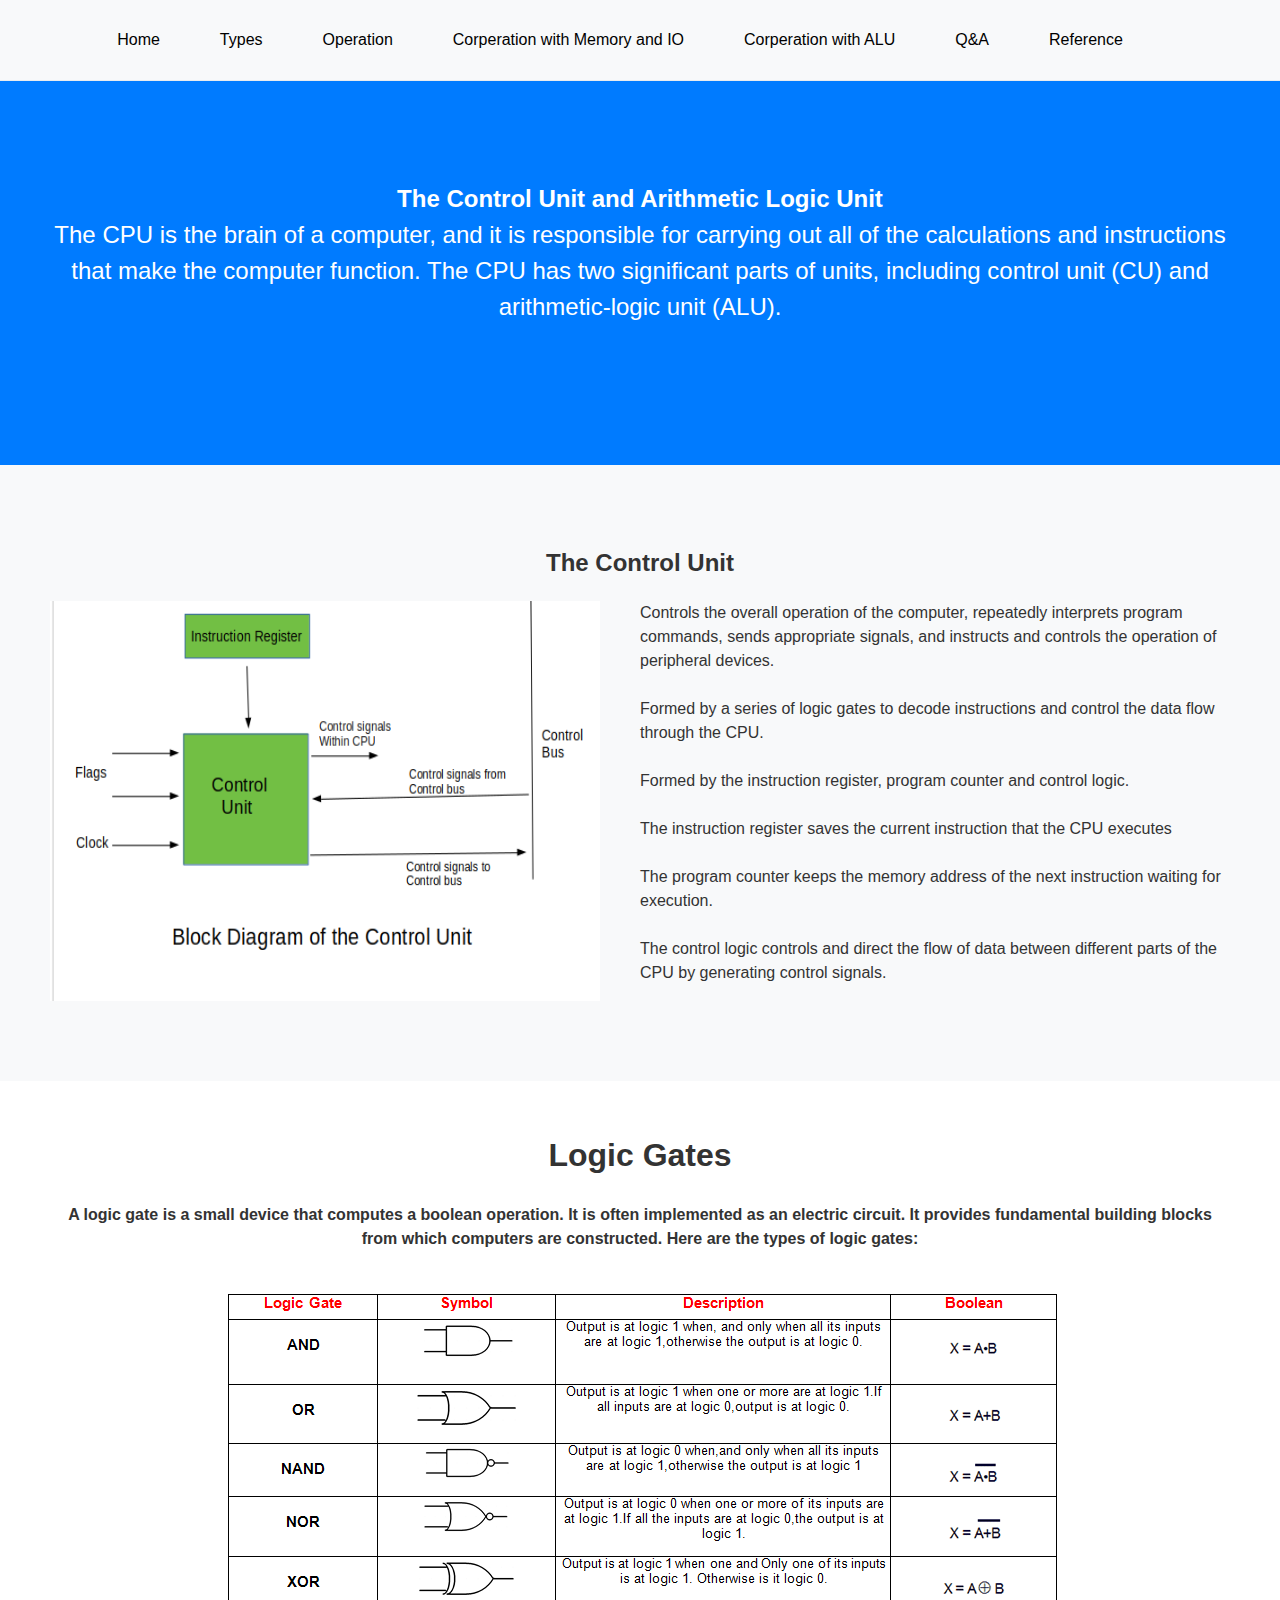
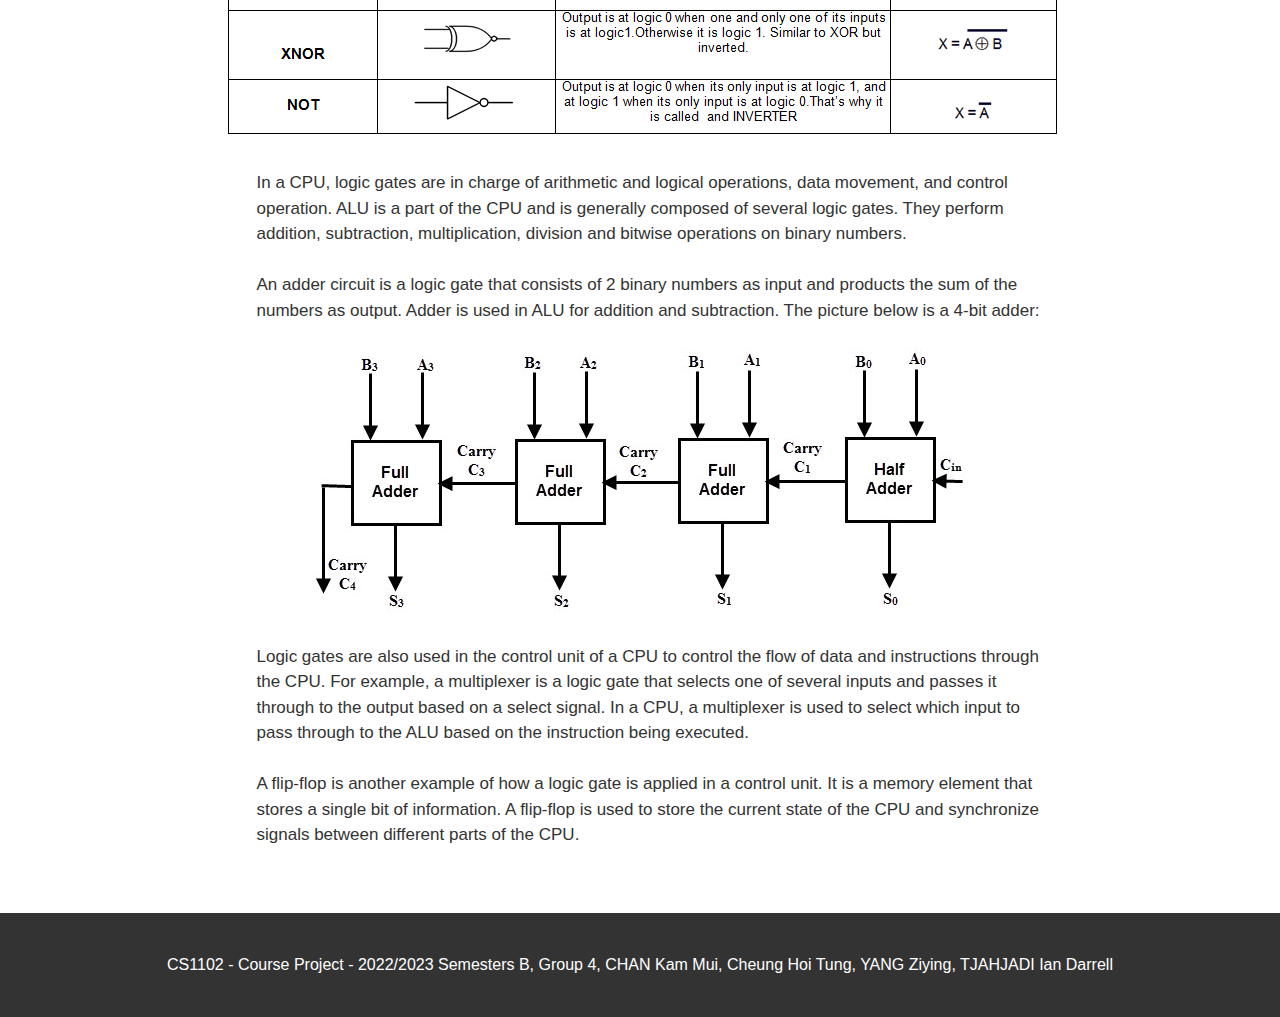
<file: CS_Project/operations.html>
<!DOCTYPE html>
<html lang="en">
  <head>
    <meta charset="UTF-8" />
    <meta name="viewport" content="width=device-width, initial-scale=1.0" />
    <meta http-equiv="X-UA-Compatible" content="ie=edge" />
    <title>Types of CPUs</title>
    <link rel="stylesheet" href="style.css" />
  </head>
  <body>
    <header>
      <nav>
        <ul>
          <li><a href="index.html">Home</a></li>
          <li class="dropdown">
            <a href="types.html">Types</a>
            <ul>
              <li><a href="types.html">MultiCore</a></li>
              <li><a href="Dproducts.html">Product</a></li>
              <li><a href="Dgeneration.html">Generation</a></li>
            </ul>
          </li>
          <li class="dropdown">
          <a href="operations.html">Operation</a>
          <ul>
          <li><a href="operations.html">Control</a></li>
          <li><a href="arithmetic.html">Arithmetic</a></li>
          </ul>
          </li>
          <li class="dropdown">
            <a href="memory.html">Corperation with Memory and IO</a>
          </li>
          <li class="dropdown">
            <a href="Corperation-ALU.html">Corperation with ALU</a>
            <ul>
            <li><a href="Corperation-ALU.html">Control Unit</a></li>
              <li><a href="Coperation-Register.html">Register</a></li>
            </ul>
          </li>
          <li><a href="q-a.html">Q&amp;A</a></li>
          <li><a href="reference.html">Reference</a></li>
        </ul>
      </nav>
    </header>

    <main>
      <section class="hero">
        <div class="container">
          <h2>The Control Unit and Arithmetic Logic Unit</h2>
          <p>
            The CPU is the brain of a computer, and it is responsible for carrying out all of the calculations and instructions that make the computer function. The CPU has two significant parts of units, including control unit (CU) and arithmetic-logic unit (ALU).
          </p>
        </div>
      </section>

      <section class="cpu-control">
        <div class="container">
          <h2>The Control Unit</h2>
          <div class="controlDiv">
            <img src="./pictures/controlunit.png" />
            <p>
              Controls the overall operation of the computer, repeatedly interprets program commands, sends appropriate signals, and instructs and controls the operation of peripheral devices.<br /><br />
              Formed by a series of logic gates to decode instructions and control the data flow through the CPU.<br /><br />
              Formed by the instruction register, program counter and control logic.<br /><br>
              The instruction register saves the current instruction that the CPU executes<br /><br />
              The program counter keeps the memory address of the next instruction waiting for execution. <br /><br />
              The control logic controls and direct the flow of data between different parts of the CPU by generating control signals.
            </p>
          </div>
        </div>
      </section>
    </main>

    <section class="otypes">
        <div class="container">
          <h1>Logic Gates</h1>
          <br>
          <h4>A logic gate is a small device that computes a boolean operation. It is often implemented as an electric circuit. It provides fundamental building blocks from which computers are constructed. Here are the types of logic gates:</h4>
          <div class="otype-item">
            <img 
              class="gate"
              src="./pictures/gates.png"
              alt="logic gate"
            />
            <p>
              In a CPU, logic gates are in charge of arithmetic and logical operations, data movement, and control operation. ALU is a part of the CPU and is generally composed of several logic gates. They perform addition, subtraction, multiplication, division and bitwise operations on binary numbers.<br><br>
              An adder circuit is a logic gate that consists of 2 binary numbers as input and products the sum of the numbers as output. Adder is used in ALU for addition and subtraction. The picture below is a 4-bit adder:<br><br>
            </p>
            <img
              src="./pictures/adder.jpg"
              alt="bit adder"
            />
            <p>
            Logic gates are also used in the control unit of a CPU to control the flow of data and instructions through the CPU. For example, a multiplexer is a logic gate that selects one of several inputs and passes it through to the output based on a select signal. In a CPU, a multiplexer is used to select which input to pass through to the ALU based on the instruction being executed.<br><br>
            A flip-flop is another example of how a logic gate is applied in a control unit. It is a memory element that stores a single bit of information. A flip-flop is used to store the current state of the CPU and synchronize signals between different parts of the CPU.<br><br>

            </p>
          </div>
        </div>
      </section>
    </main>

    <footer>
      <div class="container">
        <p>
          CS1102 - Course Project - 2022/2023 Semesters B, Group 4, CHAN Kam
          Mui, Cheung Hoi Tung, YANG Ziying, TJAHJADI Ian Darrell
        </p>
      </div>
    </footer>
  </body>
</html>
</file>
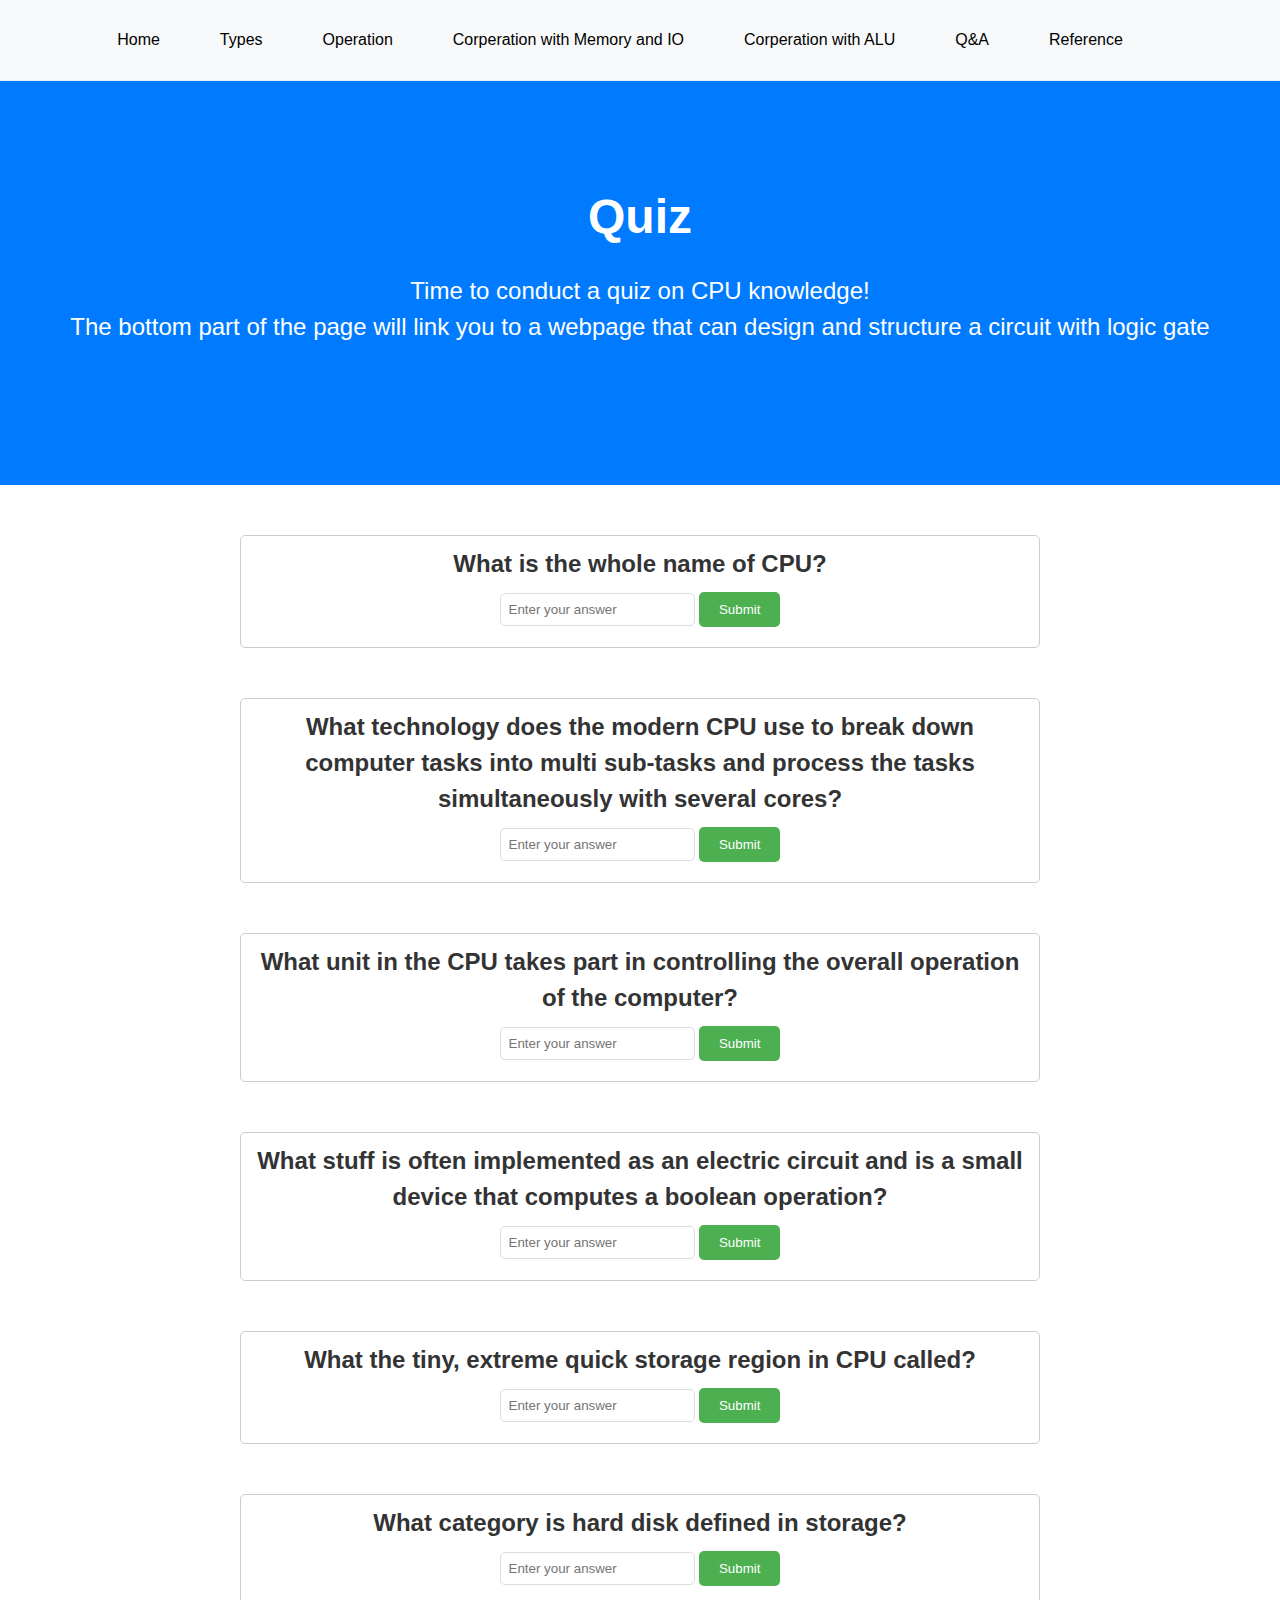
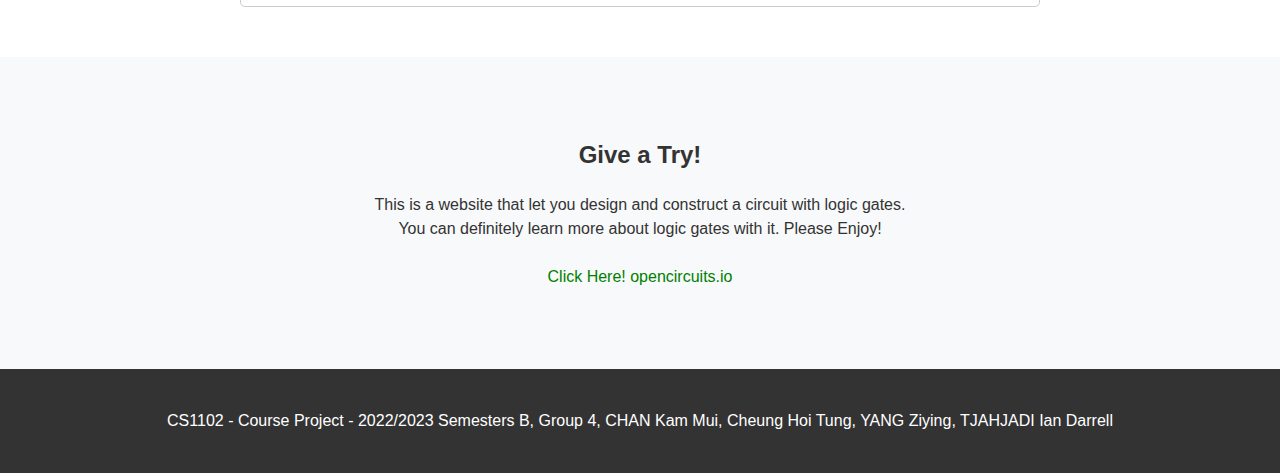
<file: CS_Project/q-a.html>
<!DOCTYPE html>
<html lang="en">
  <head>
    <meta charset="UTF-8" />
    <meta name="viewport" content="width=device-width, initial-scale=1.0" />
    <title>CPU Architecture</title>
    <link rel="stylesheet" href="style.css" />
  </head>
  <body>
    <header>
      <nav>
        <ul>
          <li><a href="index.html">Home</a></li>
          <li class="dropdown">
            <a href="types.html">Types</a>
            <ul>
              <li><a href="types.html">MultiCore</a></li>
              <li><a href="Dproducts.html">Product</a></li>
              <li><a href="Dgeneration.html">Generation</a></li>
            </ul>
          </li>
          <li class="dropdown">
            <a href="operations.html">Operation</a>
            <ul>
              <li><a href="operations.html">Control</a></li>
              <li><a href="arithmetic.html">Arithmetic</a></li>
            </ul>
          </li>
          <li class="dropdown">
            <a href="memory.html">Corperation with Memory and IO</a>
          </li>
          <li class="dropdown">
            <a href="Corperation-ALU.html">Corperation with ALU</a>
            <ul>
              <li><a href="Corperation-ALU.html">Control Unit</a></li>
              <li><a href="Coperation-Register.html">Register</a></li>
            </ul>
          </li>
          <li><a href="q-a.html">Q&amp;A</a></li>
          <li><a href="reference.html">Reference</a></li>
        </ul>
      </nav>
    </header>
    <section class="hero">
      <div class="container">
        <h1>Quiz</h1>
        <p>
          Time to conduct a quiz on CPU knowledge!<br />The bottom part of the
          page will link you to a webpage that can design and structure a
          circuit with logic gate
        </p>
      </div>
    </section>
    <div class="question-container">
      <div class="question-bar">
        <h2 class="qh2">What is the whole name of CPU?</h2>
        <input
          class="qinput"
          type="text"
          id="answer1"
          placeholder="Enter your answer"
        />
        <button
          class="qbutton"
          onclick="checkAnswer('answer1', 'Central Processing Unit', 'message1')"
        >
          Submit
        </button>
        <p id="message1" class="message"></p>
        <p id="correct-message1" class="correct-message"></p>
      </div>
      <div class="question-bar">
        <h2 class="qh2">
          What technology does the modern CPU use to break down computer tasks
          into multi sub-tasks and process the tasks simultaneously with several
          cores?
        </h2>
        <input
          class="qinput"
          type="text"
          id="answer2"
          placeholder="Enter your answer"
        />
        <button
          class="qbutton"
          onclick="checkAnswer('answer2', 'Parallel Processing', 'message2')"
        >
          Submit
        </button>
        <p id="message2" class="message"></p>
        <p id="correct-message2" class="correct-message"></p>
      </div>
      <div class="question-bar">
        <h2 class="qh2">
          What unit in the CPU takes part in controlling the overall operation
          of the computer?
        </h2>
        <input
          class="qinput"
          type="text"
          id="answer3"
          placeholder="Enter your answer"
        />
        <button
          class="qbutton"
          onclick="checkAnswer('answer3', 'Control Unit', 'message3')"
        >
          Submit
        </button>
        <p id="message3" class="message"></p>
        <p id="correct-message3" class="correct-message"></p>
      </div>
      <div class="question-bar">
        <h2 class="qh2">
          What stuff is often implemented as an electric circuit and is a small
          device that computes a boolean operation?
        </h2>
        <input
          class="qinput"
          type="text"
          id="answer4"
          placeholder="Enter your answer"
        />
        <button
          class="qbutton"
          onclick="checkAnswer('answer4', 'Logic Gate', 'message4')"
        >
          Submit
        </button>
        <p id="message4" class="message"></p>
        <p id="correct-message4" class="correct-message"></p>
      </div>
      <div class="question-bar">
        <h2 class="qh2">
          What the tiny, extreme quick storage region in CPU called?
        </h2>
        <input
          class="qinput"
          type="text"
          id="answer5"
          placeholder="Enter your answer"
        />
        <button
          class="qbutton"
          onclick="checkAnswer('answer5', 'Register', 'message5')"
        >
          Submit
        </button>
        <p id="message5" class="message"></p>
        <p id="correct-message5" class="correct-message"></p>
      </div>
      <div class="question-bar">
        <h2 class="qh2">What category is hard disk defined in storage?</h2>
        <input
          class="qinput"
          type="text"
          id="answer6"
          placeholder="Enter your answer"
        />
        <button
          class="qbutton"
          onclick="checkAnswer('answer6', 'Secondary Storage', 'message6')"
        >
          Submit
        </button>
        <p id="message6" class="message"></p>
        <p id="correct-message6" class="correct-message"></p>
      </div>
    </div>

    <section class="about">
      <div class="container">
        <h2>Give a Try!</h2>
        <p>
          This is a website that let you design and construct a circuit with
          logic gates.<br />You can definitely learn more about logic gates with
          it. Please Enjoy!
        </p>
        <br />
        <a href="http://www.opencircuits.io/" style="color: green"
          >Click Here! opencircuits.io</a
        >
      </div>
    </section>
    <footer>
      <div class="container">
        <p>
          CS1102 - Course Project - 2022/2023 Semesters B, Group 4, CHAN Kam
          Mui, Cheung Hoi Tung, YANG Ziying, TJAHJADI Ian Darrell
        </p>
      </div>
    </footer>
    <script src="index.js"></script>
  </body>
</html>
</file>
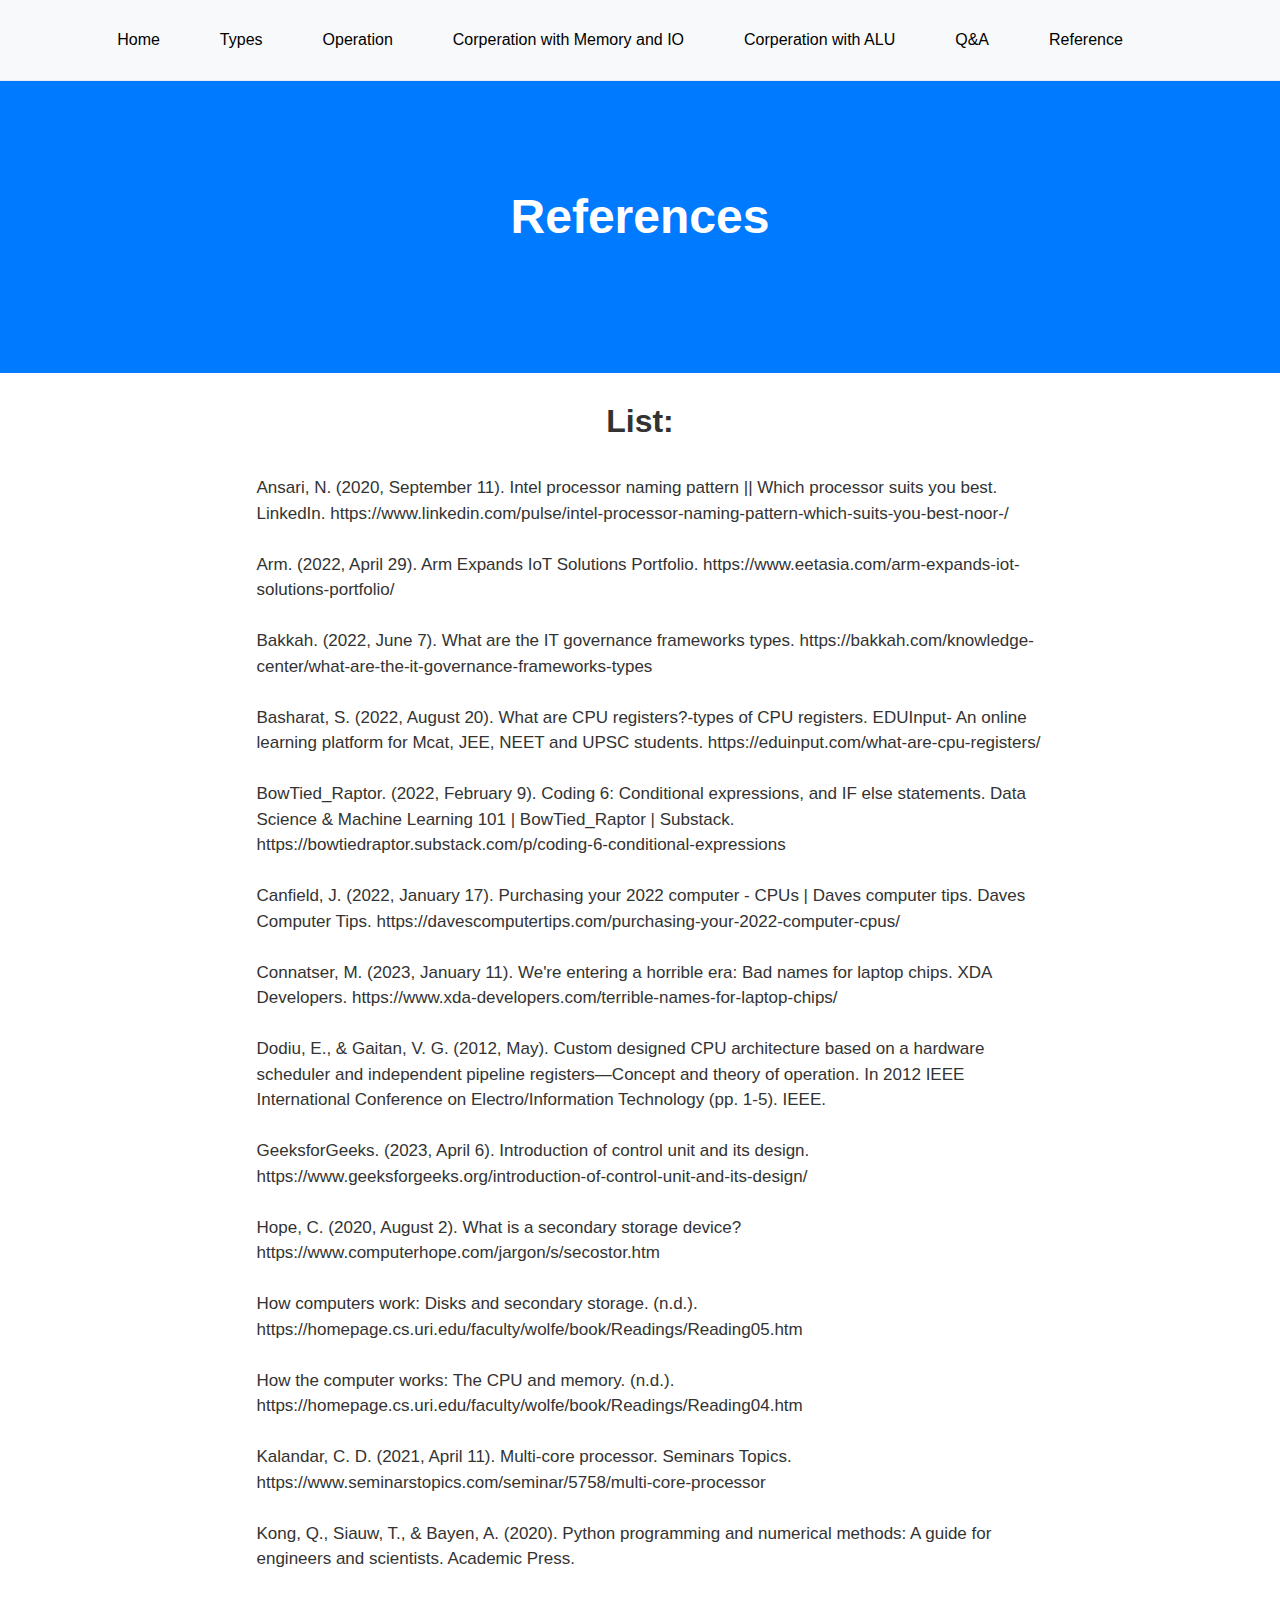
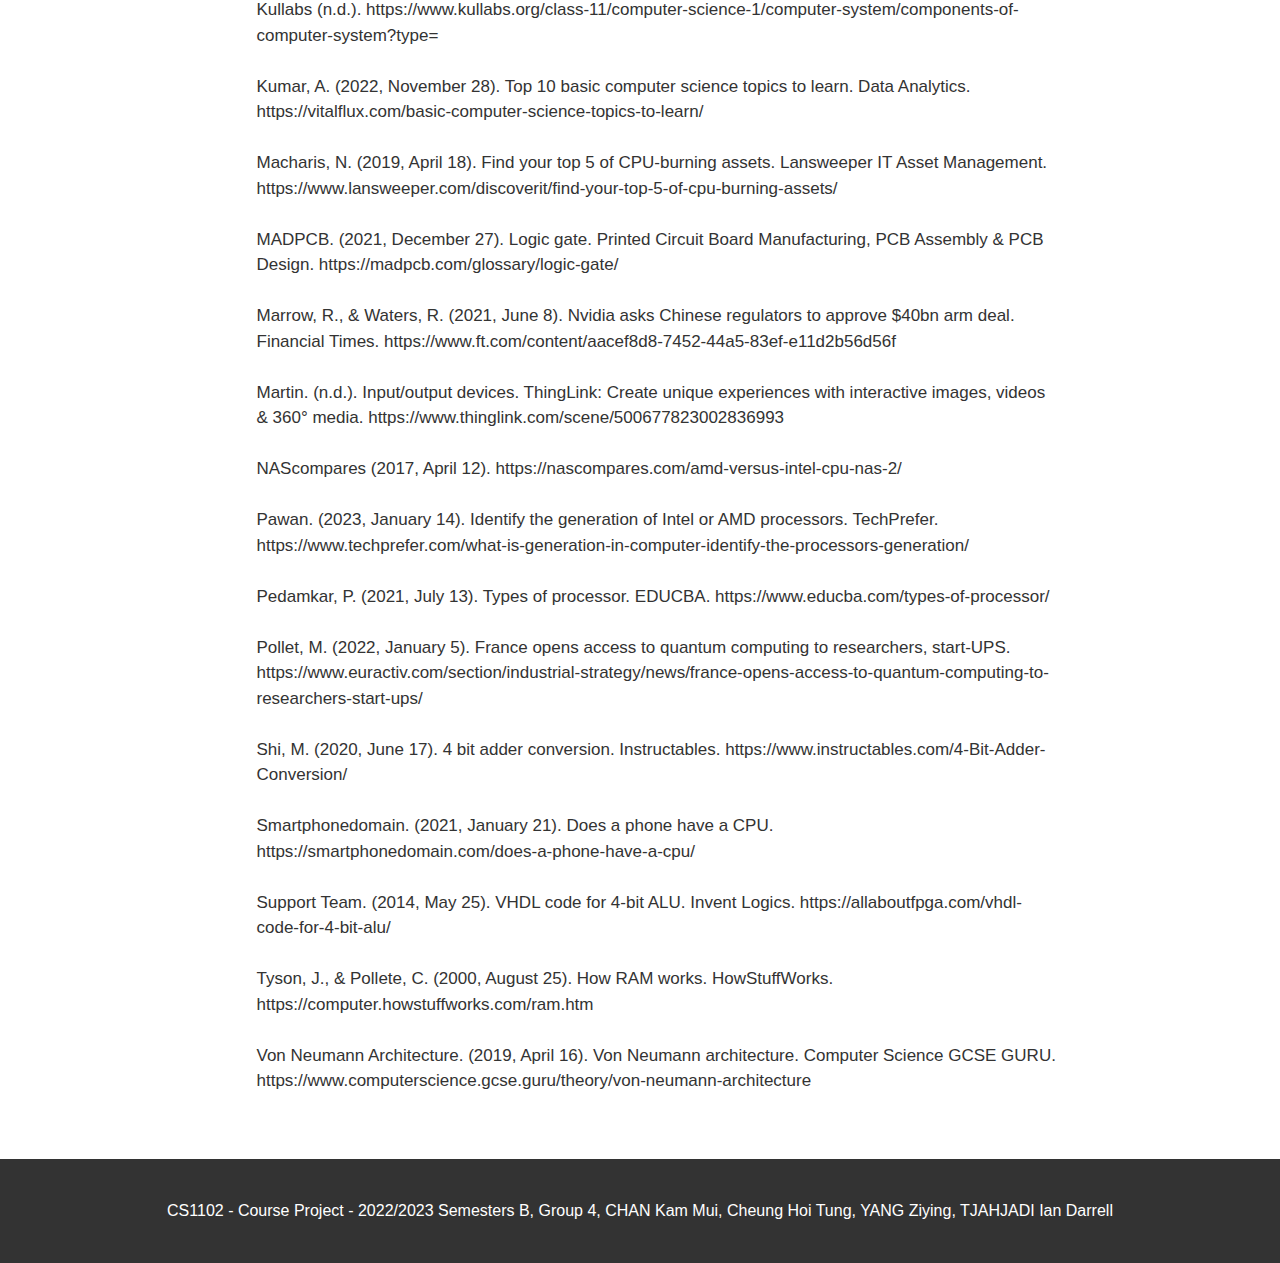
<file: CS_Project/reference.html>
<!DOCTYPE html>
<html lang="en">
  <head>
    <meta charset="UTF-8" />
    <meta name="viewport" content="width=device-width, initial-scale=1.0" />
    <meta http-equiv="X-UA-Compatible" content="ie=edge" />
    <title>Types of CPUs</title>
    <link rel="stylesheet" href="style.css" />
  </head>
  <body>
    <header>
      <nav>
        <ul>
          <li><a href="index.html">Home</a></li>
          <li class="dropdown">
            <a href="types.html">Types</a>
            <ul>
              <li><a href="types.html">MultiCore</a></li>
              <li><a href="Dproducts.html">Product</a></li>
              <li><a href="Dgeneration.html">Generation</a></li>
            </ul>
          </li>
          <li class="dropdown">
            <a href="operations.html">Operation</a>
            <ul>
              <li><a href="operations.html">Control</a></li>
              <li><a href="arithmetic.html">Arithmetic</a></li>
            </ul>
          </li>
          <li class="dropdown">
            <a href="memory.html">Corperation with Memory and IO</a>
          </li>
          <li class="dropdown">
            <a href="Corperation-ALU.html">Corperation with ALU</a>
            <ul>
              <li><a href="Corperation-ALU.html">Control Unit</a></li>
              <li><a href="Coperation-Register.html">Register</a></li>
            </ul>
          </li>
          <li><a href="q-a.html">Q&amp;A</a></li>
          <li><a href="reference.html">Reference</a></li>
        </ul>
      </nav>
    </header>
    <main>
      <section class="hero">
        <div class="container">
          <h1>References</h1>
        </div>
      </section>

      <section class="types">
        <div class="container">
        <br>
          <h1>List:</h1>
          <div class="type-item">
            
            <p>
              Ansari, N. (2020, September 11). Intel processor naming pattern || Which processor suits you best. LinkedIn. https://www.linkedin.com/pulse/intel-processor-naming-pattern-which-suits-you-best-noor-/<br><br>

Arm. (2022, April 29). Arm Expands IoT Solutions Portfolio. https://www.eetasia.com/arm-expands-iot-solutions-portfolio/<br><br>

Bakkah. (2022, June 7). What are the IT governance frameworks types. https://bakkah.com/knowledge-center/what-are-the-it-governance-frameworks-types<br><br>

Basharat, S. (2022, August 20). What are CPU registers?-types of CPU registers. EDUInput- An online learning platform for Mcat, JEE, NEET and UPSC students. https://eduinput.com/what-are-cpu-registers/<br><br>

BowTied_Raptor. (2022, February 9). Coding 6: Conditional expressions, and IF else statements. Data Science & Machine Learning 101 | BowTied_Raptor | Substack. https://bowtiedraptor.substack.com/p/coding-6-conditional-expressions<br><br>

Canfield, J. (2022, January 17). Purchasing your 2022 computer - CPUs | Daves computer tips. Daves Computer Tips. https://davescomputertips.com/purchasing-your-2022-computer-cpus/<br><br>

Connatser, M. (2023, January 11). We're entering a horrible era: Bad names for laptop chips. XDA Developers. https://www.xda-developers.com/terrible-names-for-laptop-chips/<br><br>

Dodiu, E., & Gaitan, V. G. (2012, May). Custom designed CPU architecture based on a hardware scheduler and independent pipeline registers—Concept and theory of operation. In 2012 IEEE International Conference on Electro/Information Technology (pp. 1-5). IEEE.<br><br>

GeeksforGeeks. (2023, April 6). Introduction of control unit and its design. https://www.geeksforgeeks.org/introduction-of-control-unit-and-its-design/<br><br>

Hope, C. (2020, August 2). What is a secondary storage device? https://www.computerhope.com/jargon/s/secostor.htm<br><br>

How computers work: Disks and secondary storage. (n.d.). https://homepage.cs.uri.edu/faculty/wolfe/book/Readings/Reading05.htm<br><br>

How the computer works: The CPU and memory. (n.d.). https://homepage.cs.uri.edu/faculty/wolfe/book/Readings/Reading04.htm<br><br>

Kalandar, C. D. (2021, April 11). Multi-core processor. Seminars Topics. https://www.seminarstopics.com/seminar/5758/multi-core-processor<br><br>

Kong, Q., Siauw, T., & Bayen, A. (2020). Python programming and numerical methods: A guide for engineers and scientists. Academic Press.<br><br>

Kullabs (n.d.). https://www.kullabs.org/class-11/computer-science-1/computer-system/components-of-computer-system?type=<br><br>

Kumar, A. (2022, November 28). Top 10 basic computer science topics to learn. Data Analytics. https://vitalflux.com/basic-computer-science-topics-to-learn/<br><br>

Macharis, N. (2019, April 18). Find your top 5 of CPU-burning assets. Lansweeper IT Asset Management. https://www.lansweeper.com/discoverit/find-your-top-5-of-cpu-burning-assets/<br><br>

MADPCB. (2021, December 27). Logic gate. Printed Circuit Board Manufacturing, PCB Assembly & PCB Design. https://madpcb.com/glossary/logic-gate/<br><br>

Marrow, R., & Waters, R. (2021, June 8). Nvidia asks Chinese regulators to approve $40bn arm deal. Financial Times. https://www.ft.com/content/aacef8d8-7452-44a5-83ef-e11d2b56d56f<br><br>

Martin. (n.d.). Input/output devices. ThingLink: Create unique experiences with interactive images, videos & 360° media. https://www.thinglink.com/scene/500677823002836993<br><br>

NAScompares (2017, April 12). https://nascompares.com/amd-versus-intel-cpu-nas-2/<br><br>

Pawan. (2023, January 14). Identify the generation of Intel or AMD processors. TechPrefer. https://www.techprefer.com/what-is-generation-in-computer-identify-the-processors-generation/<br><br>

Pedamkar, P. (2021, July 13). Types of processor. EDUCBA. https://www.educba.com/types-of-processor/<br><br>

Pollet, M. (2022, January 5). France opens access to quantum computing to researchers, start-UPS. https://www.euractiv.com/section/industrial-strategy/news/france-opens-access-to-quantum-computing-to-researchers-start-ups/<br><br>

Shi, M. (2020, June 17). 4 bit adder conversion. Instructables. https://www.instructables.com/4-Bit-Adder-Conversion/<br><br>

Smartphonedomain. (2021, January 21). Does a phone have a CPU. https://smartphonedomain.com/does-a-phone-have-a-cpu/<br><br>

Support Team. (2014, May 25). VHDL code for 4-bit ALU. Invent Logics. https://allaboutfpga.com/vhdl-code-for-4-bit-alu/<br><br>

Tyson, J., & Pollete, C. (2000, August 25). How RAM works. HowStuffWorks. https://computer.howstuffworks.com/ram.htm<br><br>

Von Neumann Architecture. (2019, April 16). Von Neumann architecture. Computer Science GCSE GURU. https://www.computerscience.gcse.guru/theory/von-neumann-architecture<br><br>

            </p>
          </div>
        </div>
      </section>
      <footer>
      <div class="container">
        <p>
          CS1102 - Course Project - 2022/2023 Semesters B, Group 4, CHAN Kam
          Mui, Cheung Hoi Tung, YANG Ziying, TJAHJADI Ian Darrell
        </p>
      </div>
    </footer>
  </body>
</html>
</file>
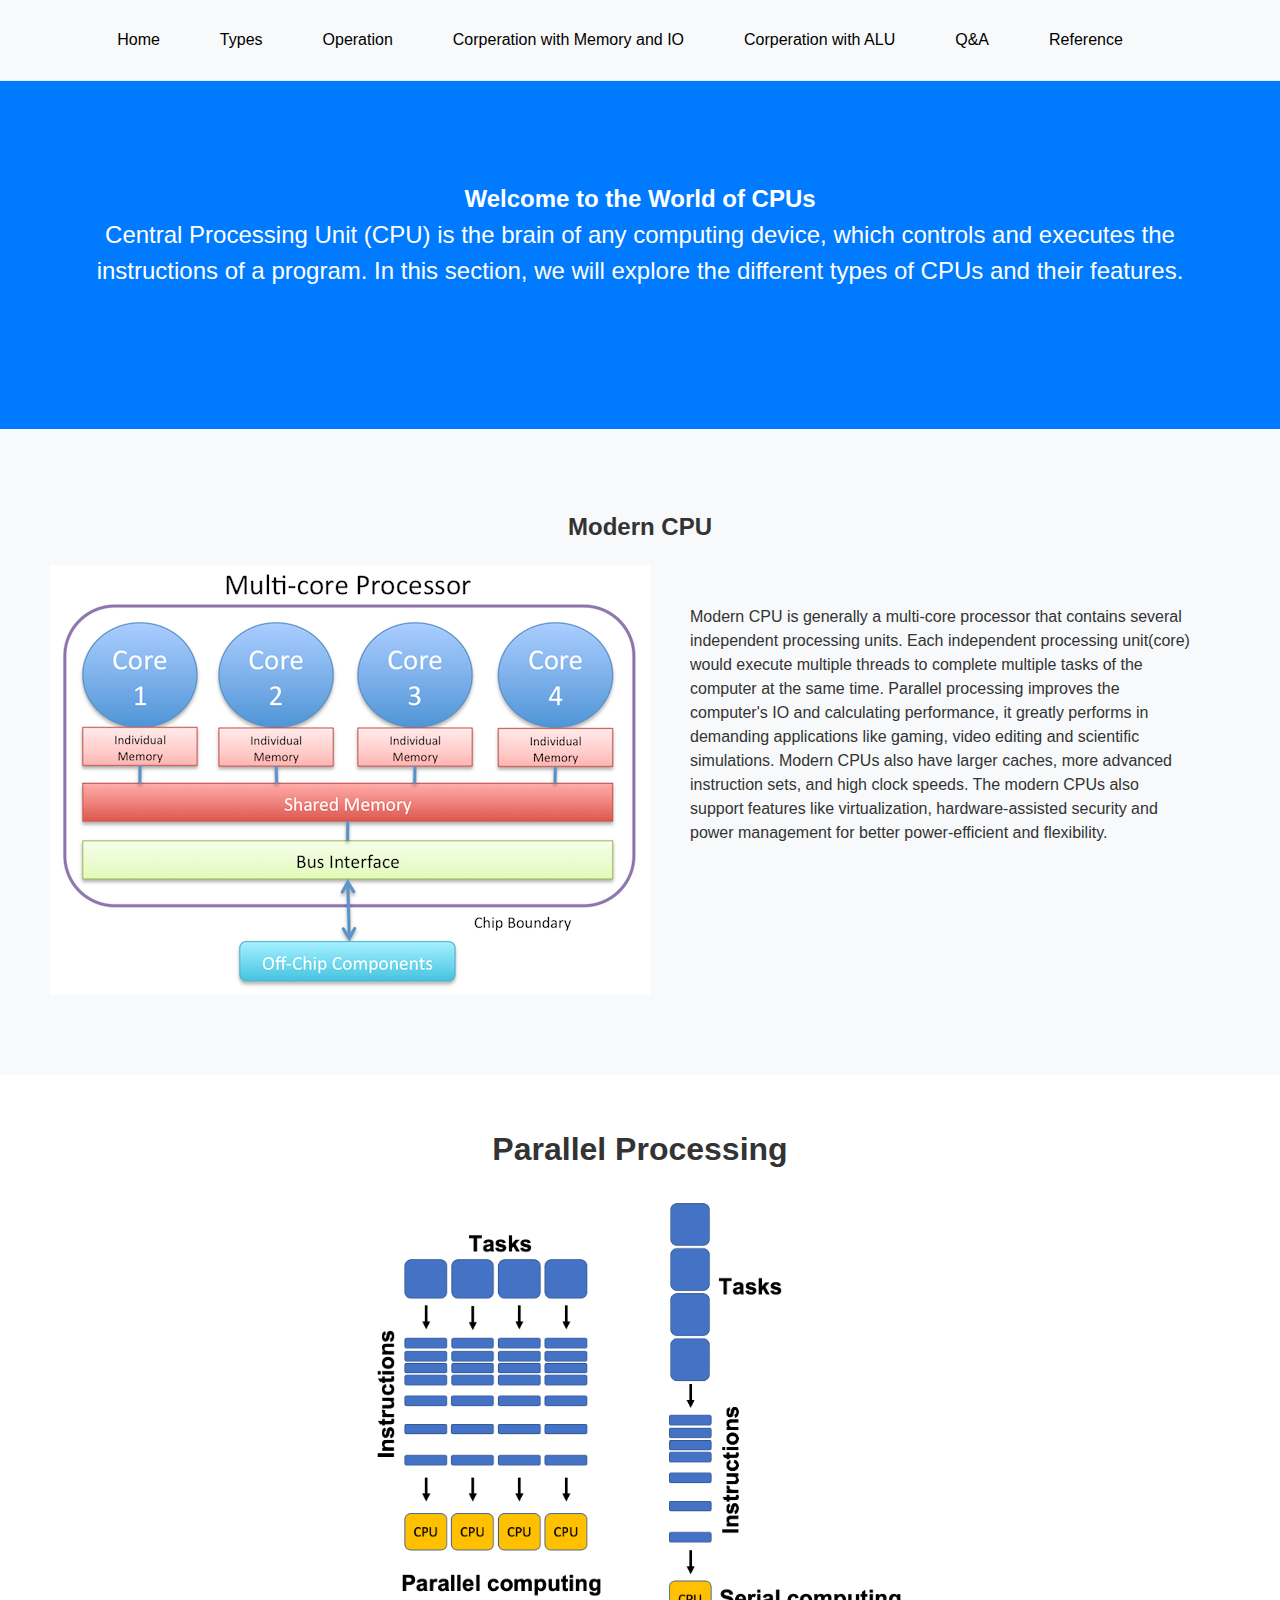
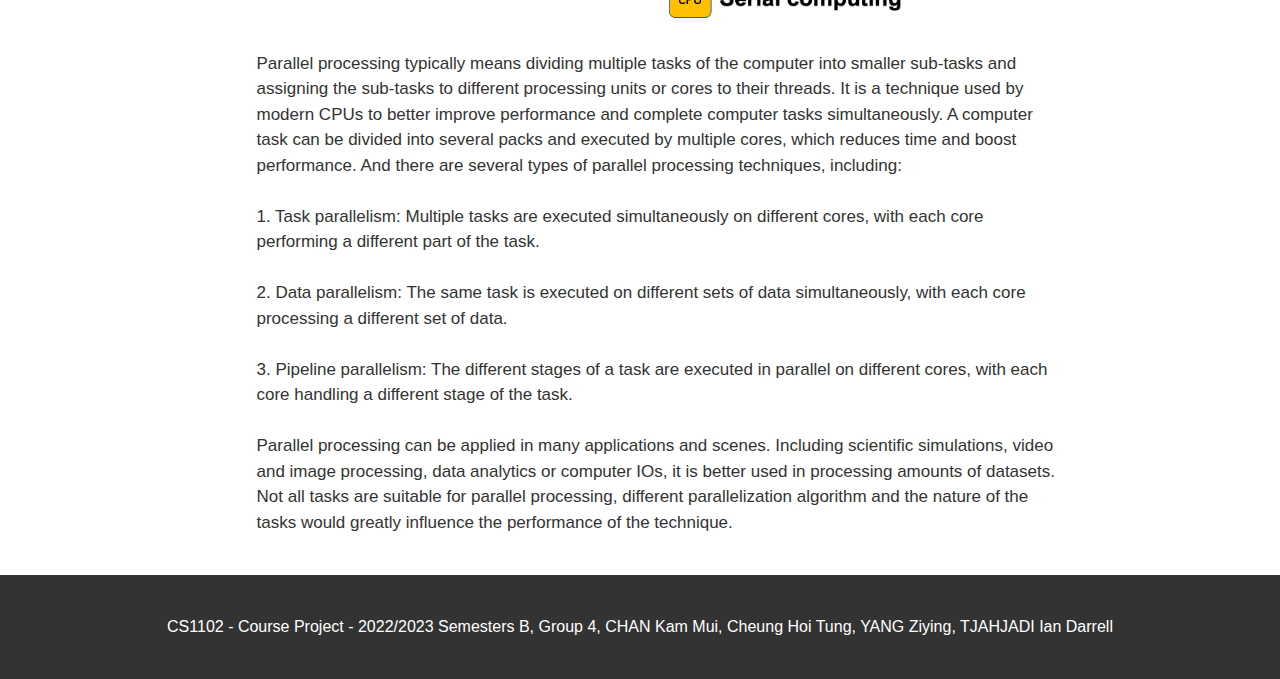
<file: CS_Project/types.html>
<!DOCTYPE html>
<html lang="en">
  <head>
    <meta charset="UTF-8" />
    <meta name="viewport" content="width=device-width, initial-scale=1.0" />
    <meta http-equiv="X-UA-Compatible" content="ie=edge" />
    <title>Types of CPUs</title>
    <link rel="stylesheet" href="style.css" />
  </head>
  <body>
    <header>
      <nav>
        <ul>
          <li><a href="index.html">Home</a></li>
          <li class="dropdown">
            <a href="types.html">Types</a>
            <ul>
              <li><a href="types.html">MultiCore</a></li>
              <li><a href="Dproducts.html">Product</a></li>
              <li><a href="Dgeneration.html">Generation</a></li>
            </ul>
          </li>
          <li class="dropdown">
          <a href="operations.html">Operation</a>
          <ul>
          <li><a href="operations.html">Control</a></li>
          <li><a href="arithmetic.html">Arithmetic</a></li>
          </ul>
          </li>
          <li class="dropdown">
            <a href="memory.html">Corperation with Memory and IO</a>
          </li>
          <li class="dropdown">
            <a href="Corperation-ALU.html">Corperation with ALU</a>
            <ul>
            <li><a href="Corperation-ALU.html">Control Unit</a></li>
              <li><a href="Coperation-Register.html">Register</a></li>
            </ul>
          </li>
          <li><a href="q-a.html">Q&amp;A</a></li>
          <li><a href="reference.html">Reference</a></li>
        </ul>
      </nav>
    </header>

    <main>
      <section class="hero">
        <div class="container">
          <h2>Welcome to the World of CPUs</h2>
          <p>
            Central Processing Unit (CPU) is the brain of any computing device,
            which controls and executes the instructions of a program. In this
            section, we will explore the different types of CPUs and their
            features.
          </p>
        </div>
      </section>

      <section class="processor">
        <div class="container">
          <h2>Modern CPU</h2>
          <div class="processorDiv">
          <img
              src="./pictures/cores.png"
              alt="modern CPU"
            />
          <p>
            Modern CPU is generally a multi-core processor that contains several independent processing units.  Each independent processing unit(core) would execute multiple threads to complete multiple tasks of the computer at the same time. Parallel processing improves the computer's IO and calculating performance, it greatly performs in demanding applications like gaming, video editing and scientific simulations. Modern CPUs also have larger caches, more advanced instruction sets, and high clock speeds. The modern CPUs also support features like virtualization, hardware-assisted security and power management for better power-efficient and flexibility.
          </p>
          <div>
        </div>
      </section>

      <section class="types">
        <div class="container">
          <h1>Parallel Processing</h1>
          <div class="type-item">
            <img
              src="./pictures/parallel_processing.png"
              alt="Parallel Processing"
            />
            <p>
              Parallel processing typically means dividing multiple tasks of the computer into smaller sub-tasks and assigning the sub-tasks to different processing units or cores to their threads. It is a technique used by modern CPUs to better improve performance and complete computer tasks simultaneously. A computer task can be divided into several packs and executed by multiple cores, which reduces time and boost performance. And there are several types of parallel processing techniques, including:
              <br /><br />
              1. Task parallelism: Multiple tasks are executed simultaneously on
              different cores, with each core performing a different part of the
              task. <br /><br>
              2. Data parallelism: The same task is executed on different sets
              of data simultaneously, with each core processing a different set
              of data.<br /><br>
              3. Pipeline parallelism: The different stages of a task are
              executed in parallel on different cores, with each core handling a
              different stage of the task.<br /><br />
              Parallel processing can be applied in many applications and scenes. Including scientific simulations, video and image processing, data analytics or computer IOs, it is better used in processing amounts of datasets. Not all tasks are suitable for parallel processing, different parallelization algorithm and the nature of the tasks would greatly influence the performance of the technique.
            </p>
          </div>
        </div>
      </section>
    </main>

    <footer>
      <div class="container">
        <p>
          CS1102 - Course Project - 2022/2023 Semesters B, Group 4, CHAN Kam
          Mui, Cheung Hoi Tung, YANG Ziying, TJAHJADI Ian Darrell
        </p>
      </div>
    </footer>
  </body>
</html>
</file>
<file: CS_Project/style.css>
/* General Styles */
* {
  margin: 0;
  padding: 0;
  box-sizing: border-box;
}

body {
  font-family: Arial, sans-serif;
  font-size: 16px;
  line-height: 1.5;
  color: #333;
}

.container {
  max-width: 1200px;
  margin: 0 auto;
  padding: 0 10px;
  align-items : center;
  text-align :center;
  justify-content: center;
}


.tContainer {
  max-width: 1200px;
  margin: 0 auto;
  padding: 0 20px;
  align-items : center;
  justify-content: center;
}

header {
  display: flex;
  background-color: #f8f9fa;
  border-bottom: 1px solid #e9ecef;
  align-items: center;
  justify-content: center;
}

nav {
  display: flex;
  justify-content: space-between;
  align-items: center;
  height: 80px;
  background-color: #f8f9fa;
  padding: 10px;
}

nav ul {
  margin: 0;
  padding: 0;
  list-style: none;
  display: flex;
  align-items: center;
  justify-content: center; /* Center the items horizontally */
}

nav ul li {
  position: relative;
  margin-right: 40px;
}

nav ul li a {
  display: block;
  color: #000;
  text-decoration: none;
  padding: 10px;
}

nav ul li:hover {
  background-color: #555;
}

.dropdown ul {
  position: absolute;
  top: 100%;
  left: 0;
  display: none;
  background-color: #333;
  padding: 0;
}

.dropdown:hover ul {
  display: block;
}

.dropdown ul li {
  position: relative;
  margin: 0;
  padding: 0;
  width: 100%;
}

.dropdown ul li a {
  display: block;
  color: #fff;
  text-decoration: none;
  padding: 10px;
}

.dropdown ul li:hover {
  background-color: #444;
}

h1,
h2,
h3,
h4,
h5 {
  font-weight: 700;
}

a {
  color: #333;
  text-decoration: none;
}

a:hover {
  color: #007bff;
}

.btn {
  display: inline-block;
  background-color: #007bff;
  color: #fff;
  font-weight: 700;
  padding: 10px 20px;
  border-radius: 5px;
  transition: background-color 0.2s ease-in-out;
}

.btn:hover {
  background-color: #0062cc;
}

/* Hero Section */
.hero {
  background-color: #007bff;
  color: #fff;
  text-align: center;
  padding: 100px 0;
}

.hero h1 {
  font-size: 48px;
  margin-bottom: 20px;
}

.hero p {
  font-size: 24px;
  margin-bottom: 40px;
}

/* Services Section */
.services {
  padding: 80px 0;
}

.services h2 {
  text-align: center;
  margin-bottom: 40px;
}

.service-items {
  display: flex;
  justify-content: space-between;
  align-items: center;
}

.service-item {
  text-align: center;
  width: 30%;
}

.service-item img {
  width: 200px;
  height : 150px
  margin-bottom: 20px;
}

.service-item p {
  margin-bottom: 5px;
}

/* About Section */
.about {
  background-color: #f8f9fa;
  padding: 80px 0;
}

.about h2 {
  text-align: center;
  margin-bottom: 20px;
}

.about p {
  max-width: 600px;
  margin: 0 auto;
}

/* Processor Part*/
.processor {
  background-color: #f8f9fa;
  padding: 80px 0;
  margin-bottom: 50px;
}

.processor h2 {
  text-align: center;
  margin-bottom: 20px;
}
/* Processor Part*/

/* ProcessorDiv*/
.processorDiv {
  display: flex;
}

.processorDiv p {
  max-width: 600px;
  margin: 0 auto;
  padding: 40px;
  font-size: 16px;
  text-align : left;
}
/* ProcessorDiv*/

/* Product Part*/
.product {
  background-color: #f8f9fa;
  padding: 80px 0;
  margin-bottom: 50px;
}

.product h2 {
  text-align: center;
  margin-bottom: 20px;
}
/* Processor Part*/

/* ProcessorDiv*/
.productDiv {
  display: flex;
}

.productDiv img{
  width :400px;

}

.productDiv p {
  max-width: 600px;
  margin: 0 auto;
  padding: 40px;
  font-size: 16px;
  text-align : left;
}
/* ProductDiv*/

/* generation Part*/
.generation {
  background-color: #f8f9fa;
  padding: 80px 0;
  margin-bottom: 10px;
  margin-top : 30px;
  align-items : center;
  display : flex
}

.generation h1 {
  text-align: center;
  margin-bottom: 20px;
}
/* Processor Part*/

/* ProcessorDiv*/
.genDiv p {
  max-width: 600px;
  margin: 0 auto;
  padding: 10px;
  font-size: 16px;
  margin-bottom : 15px;
  text-align : left;
}

.genDiv img{
  max-height : 300px;
  max-width : 600px;
}
/* ProcessorDiv*/

/* control Part*/
.cpu-control {
  background-color: #f8f9fa;
  padding: 80px 0;
  margin-bottom: 50px;
}

.cpu-control h2 {
  text-align: center;
  margin-bottom: 20px;
}
/* Processor Part*/

.registerDiv {
  display: flex;
}

.registerDiv p {
  max-width: 600px;
  margin: 0 auto;
  padding: 40px;
  font-size: 16px;
  text-align : left;
}

.registerDiv img{
  max-width: 600px;
  max-height : 450px
}

/* ProcessorDiv*/
.controlDiv {
  display: flex;
}

.controlDiv img{
  width :550px;
  height :400px
}

.controlDiv p {
  max-width: 600px;
  margin: 0 auto;
  margin-left: 40px;
  font-size: 16px;
  text-align : left;
}

/*control*/

/*type-item*/
.type-item {
  margin-bottom: 40px;
  margin-top : 30px;
  align-items : center;
  justify-content: center;
  
}

.type-item h3{
  color : #007BFF;
}

.type-item img {
  margin: 0 auto;
  align-item: center;
  max-width: 550px;
  max-height: 800px;
}

.type-item p {
  margin-top: 20px;
  max-width: 800px;
  font-size: 17px;
  position: relative; top: 50%; left : 17.5%;
  text-align : left;
  
}

/*type-item*/

/*type-item*/
.otype-item {
  margin-bottom: 40px;
  margin-top : 30px;
  align-items : center;
  justify-content: center;
}

.otype-item h3{
  color : #007BFF;
}

.otype-item img gate{
  margin: 0 auto;
  width: 700px;
  height: 450px;
}

.otype-item p {
  margin-top: 20px;
  max-width: 800px;
  font-size: 17px;
  position: relative; top: 50%; left : 17.5%;
  text-align : left;
}

/*type-item*/

/* CTA Section */
.cta {
  background-color: #007bff;
  color: #fff;
  text-align: center;
  padding: 100;
}

.cta h2 {
  font-size: 36px;
  margin-bottom: 15px;
  margin-top : 20px
}

.cta p {
  font-size: 24px;
  margin-bottom: 40px;
}

.cta .btn {
  margin-bottom: 20px;
}

/* Footer */
footer {
  background-color: #333;
  color: #fff;
  padding: 40px 0;
}

footer p {
  text-align: center;
}

footer a {
  color: #fff;
}

/* question bar start*/
 .question-bar {
  border: 1px solid #ccc;
  padding: 10px;
  border-radius: 5px;
  width: 800px;
  margin: 20px auto;
  margin-top : 50px;
  margin-bottom : 50px
}
/*
.question {
  font-weight: bold;
  margin-bottom: 10px;
}

.answer-input1 {
  padding: 5px;
  font-size: 16px;
  width: 100%;
  margin-bottom: 10px;
  box-sizing: border-box;
}

.submit-button1 {
  background-color: #4CAF50;
  color: white;
  padding: 8px 16px;
  border: none;
  border-radius: 5px;
  cursor: pointer;
}

.submit-button1:hover {
  background-color: #3e8e41;
}

.answer-message1 {
  font-size: 16px;
  font-weight: bold;
  margin-top: 10px;
} */

/* question bar end*/
.question-container {
  flex-wrap: wrap;
  justify-content: center;
  align-items: center;
  text-align : center;
}

/* .question-bar {
  background-color: #f2f2f2;
  padding: 20px;
  border: 1px solid #ddd;
  border-radius: 5px;
  text-align: center;
  max-width: 500px;
  margin: 10px;
  text-align:center;
  justify-content: center;
  align-items: center;
} */

.qh2 {
  font-size: 1.5em;
  margin-top: 0;
}

.qinput[type="text"] {
  padding: 8px;
  border: 1px solid #ddd;
  border-radius: 5px
}

.qbutton {
  background-color: #4CAF50;
  color: white;
  padding: 10px 20px;
  border: none;
  border-radius: 5px;
  cursor: pointer;
  margin-top: 10px;
}

.qbutton:hover {
  background-color: #3e8e41;
}

.message {
  color: red;
  font-style: italic;
  margin-top: 10px;
}

.correct-message {
  color: green;
  font-style: italic;
  margin-top: 10px;
}
</file>
